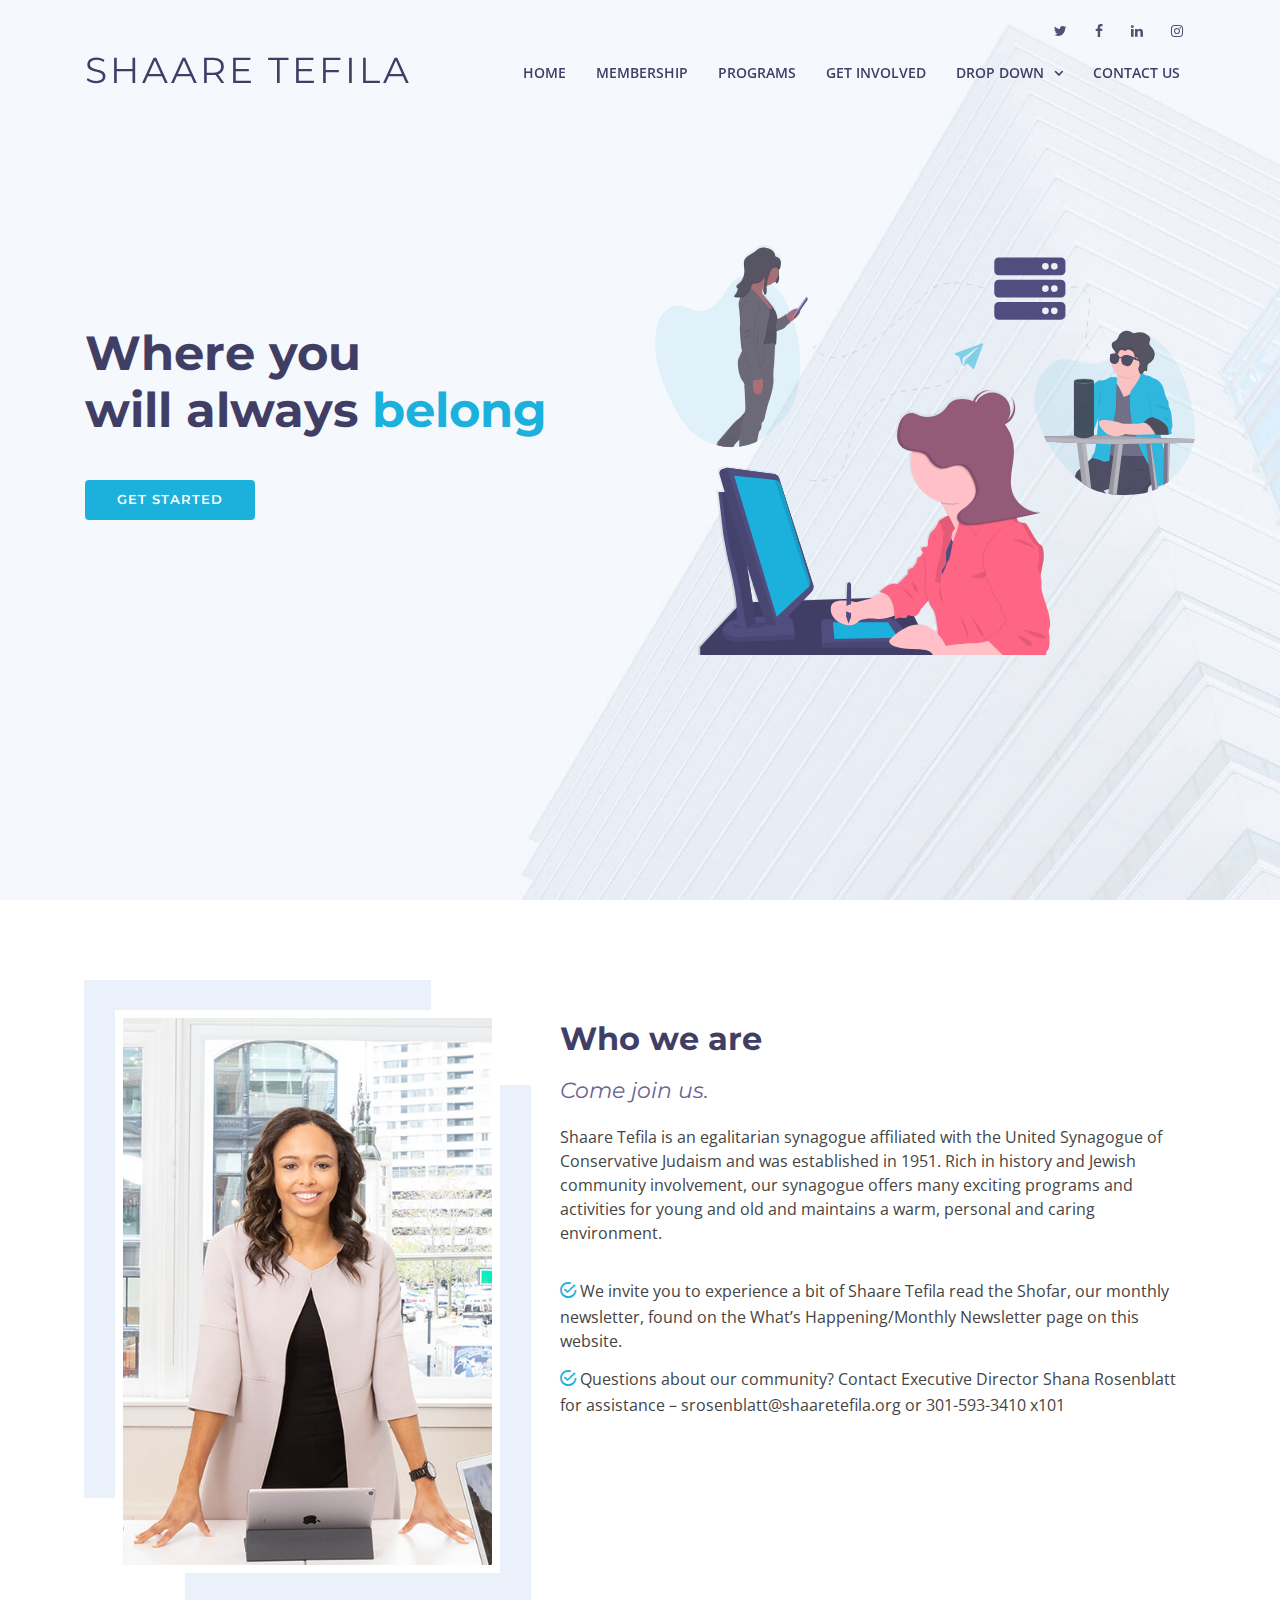
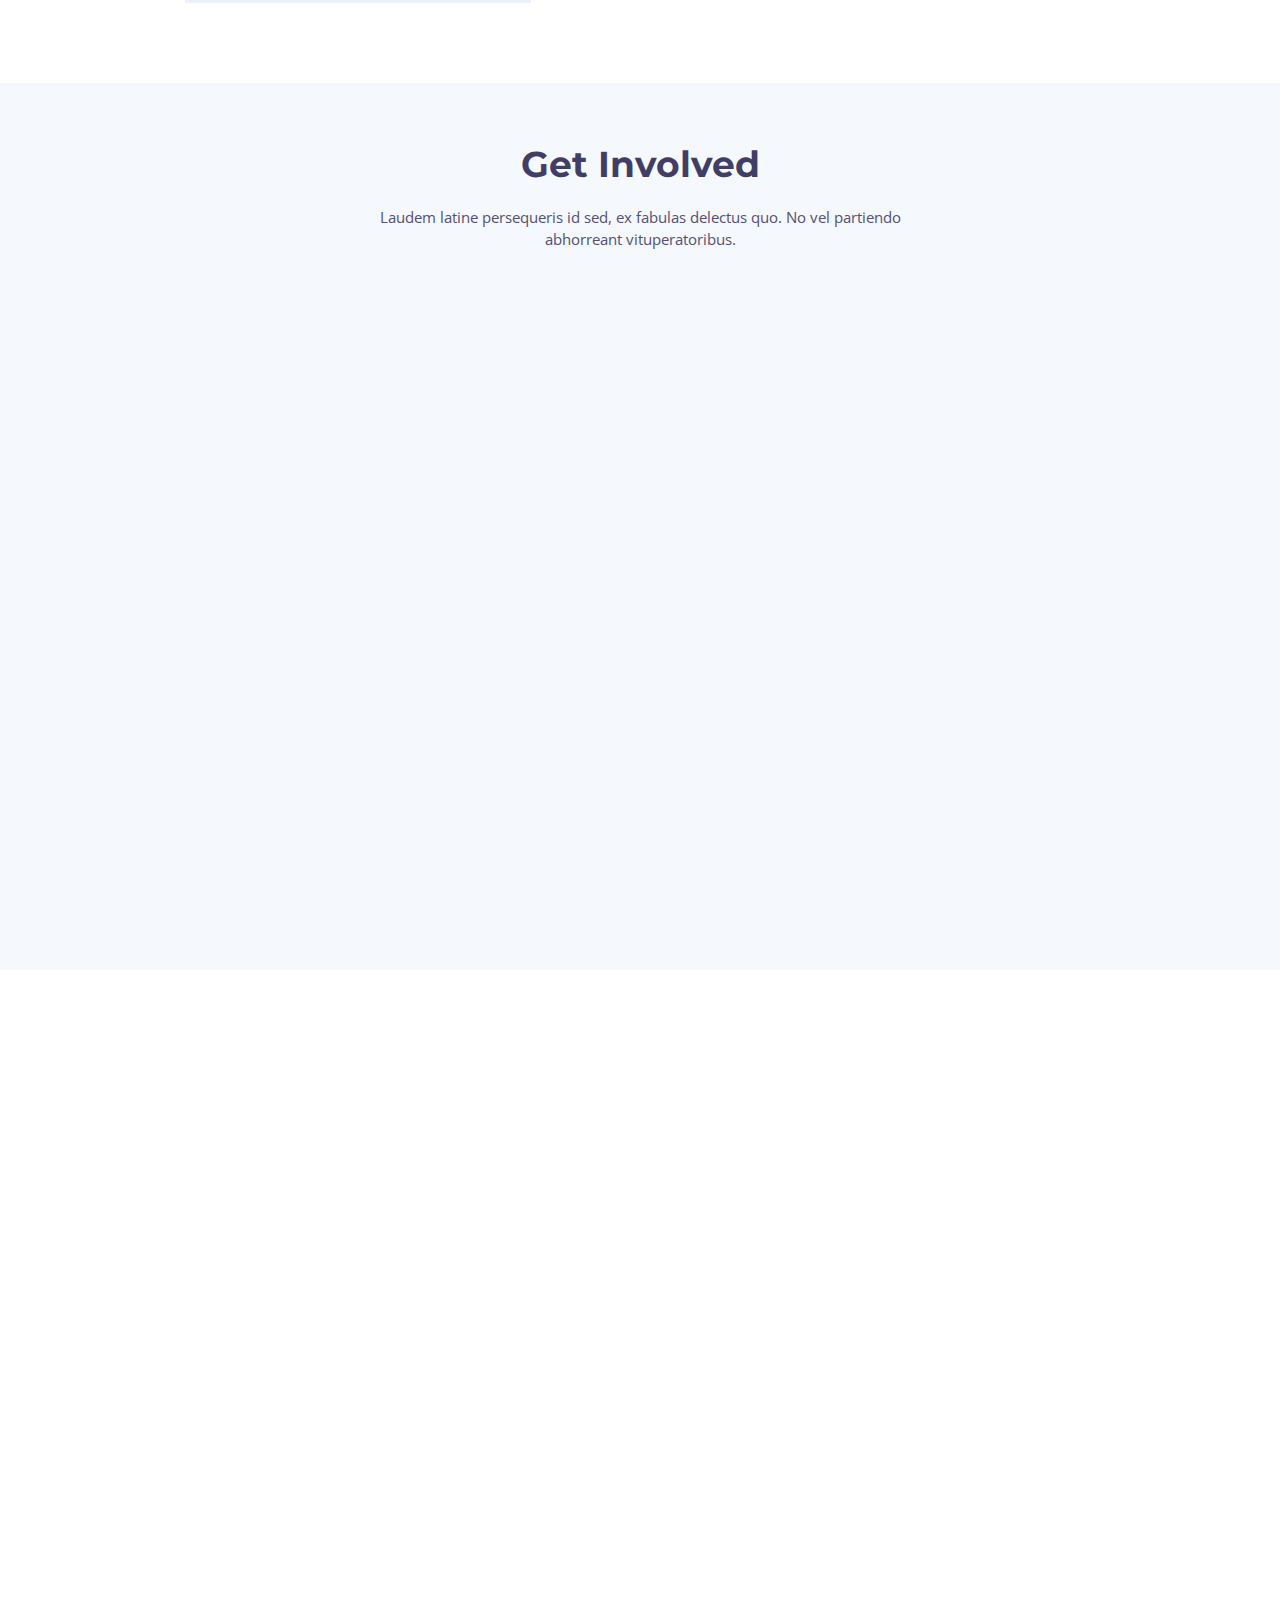
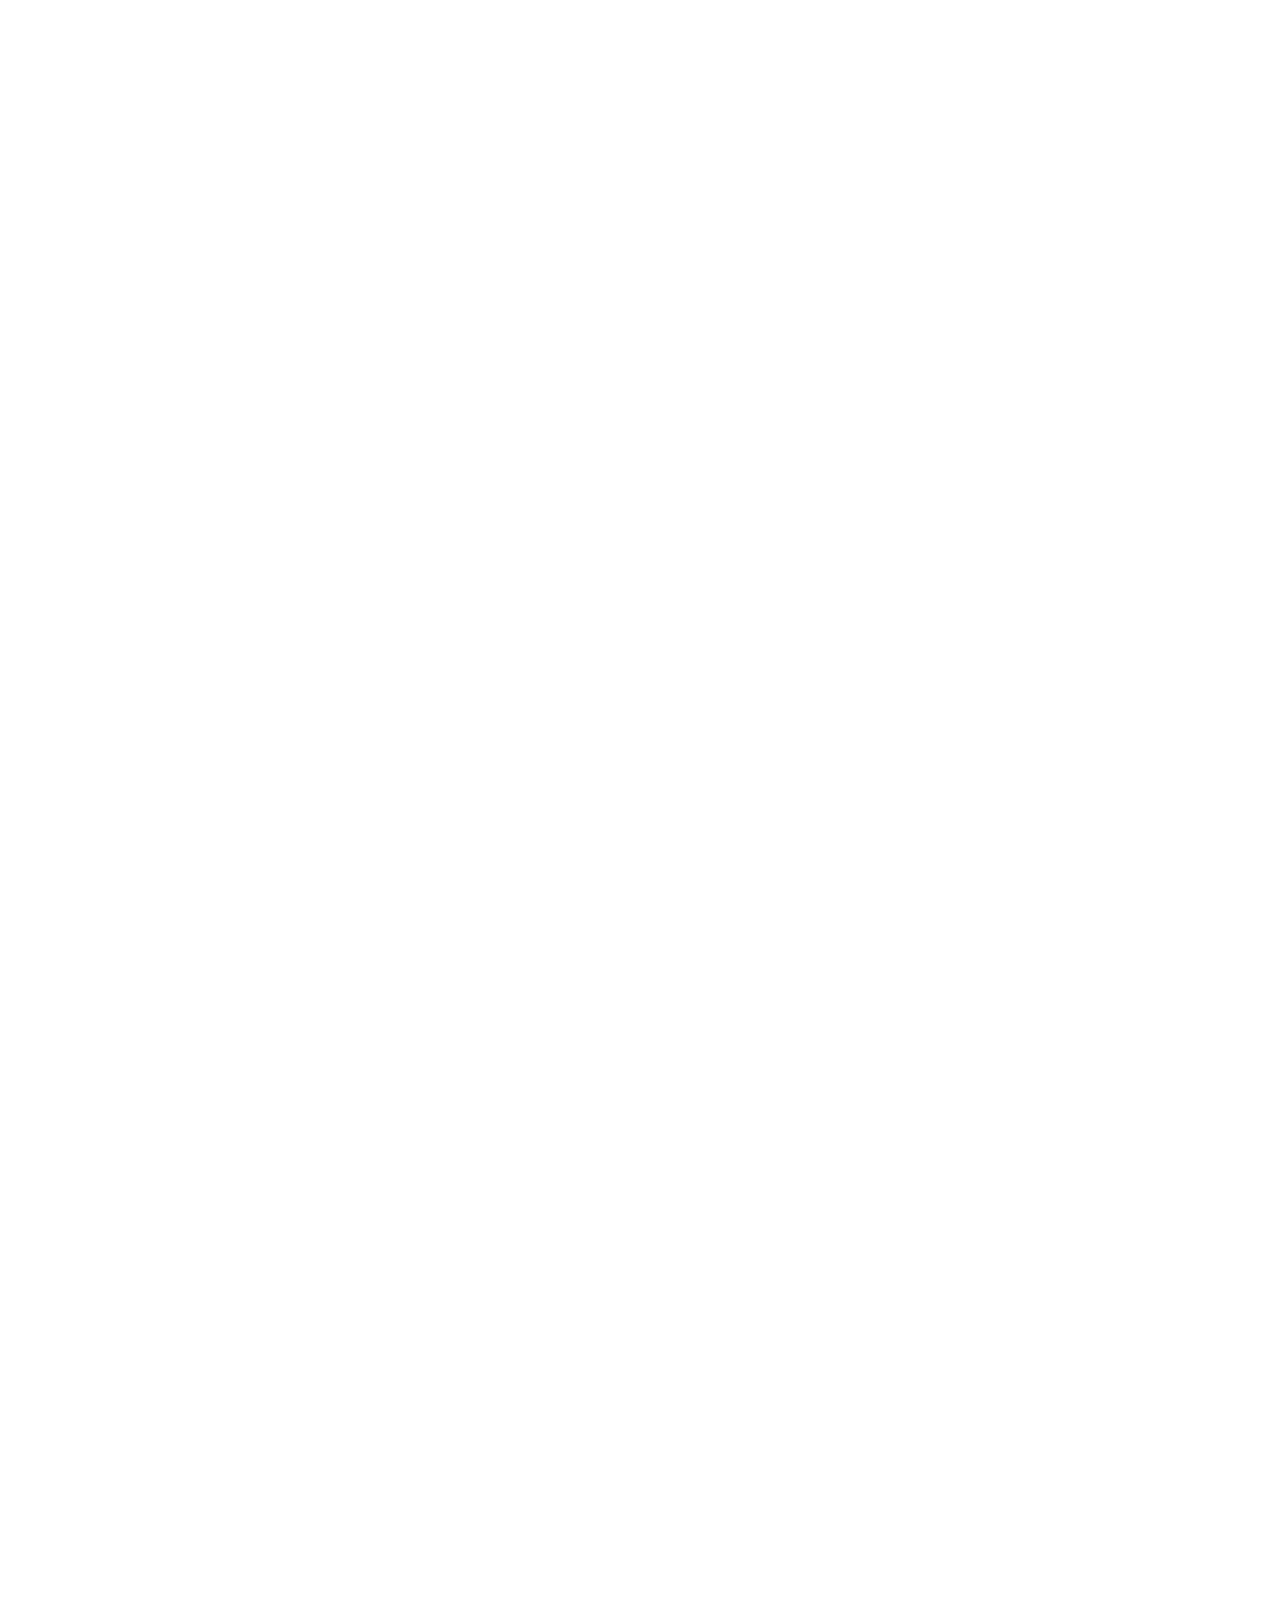
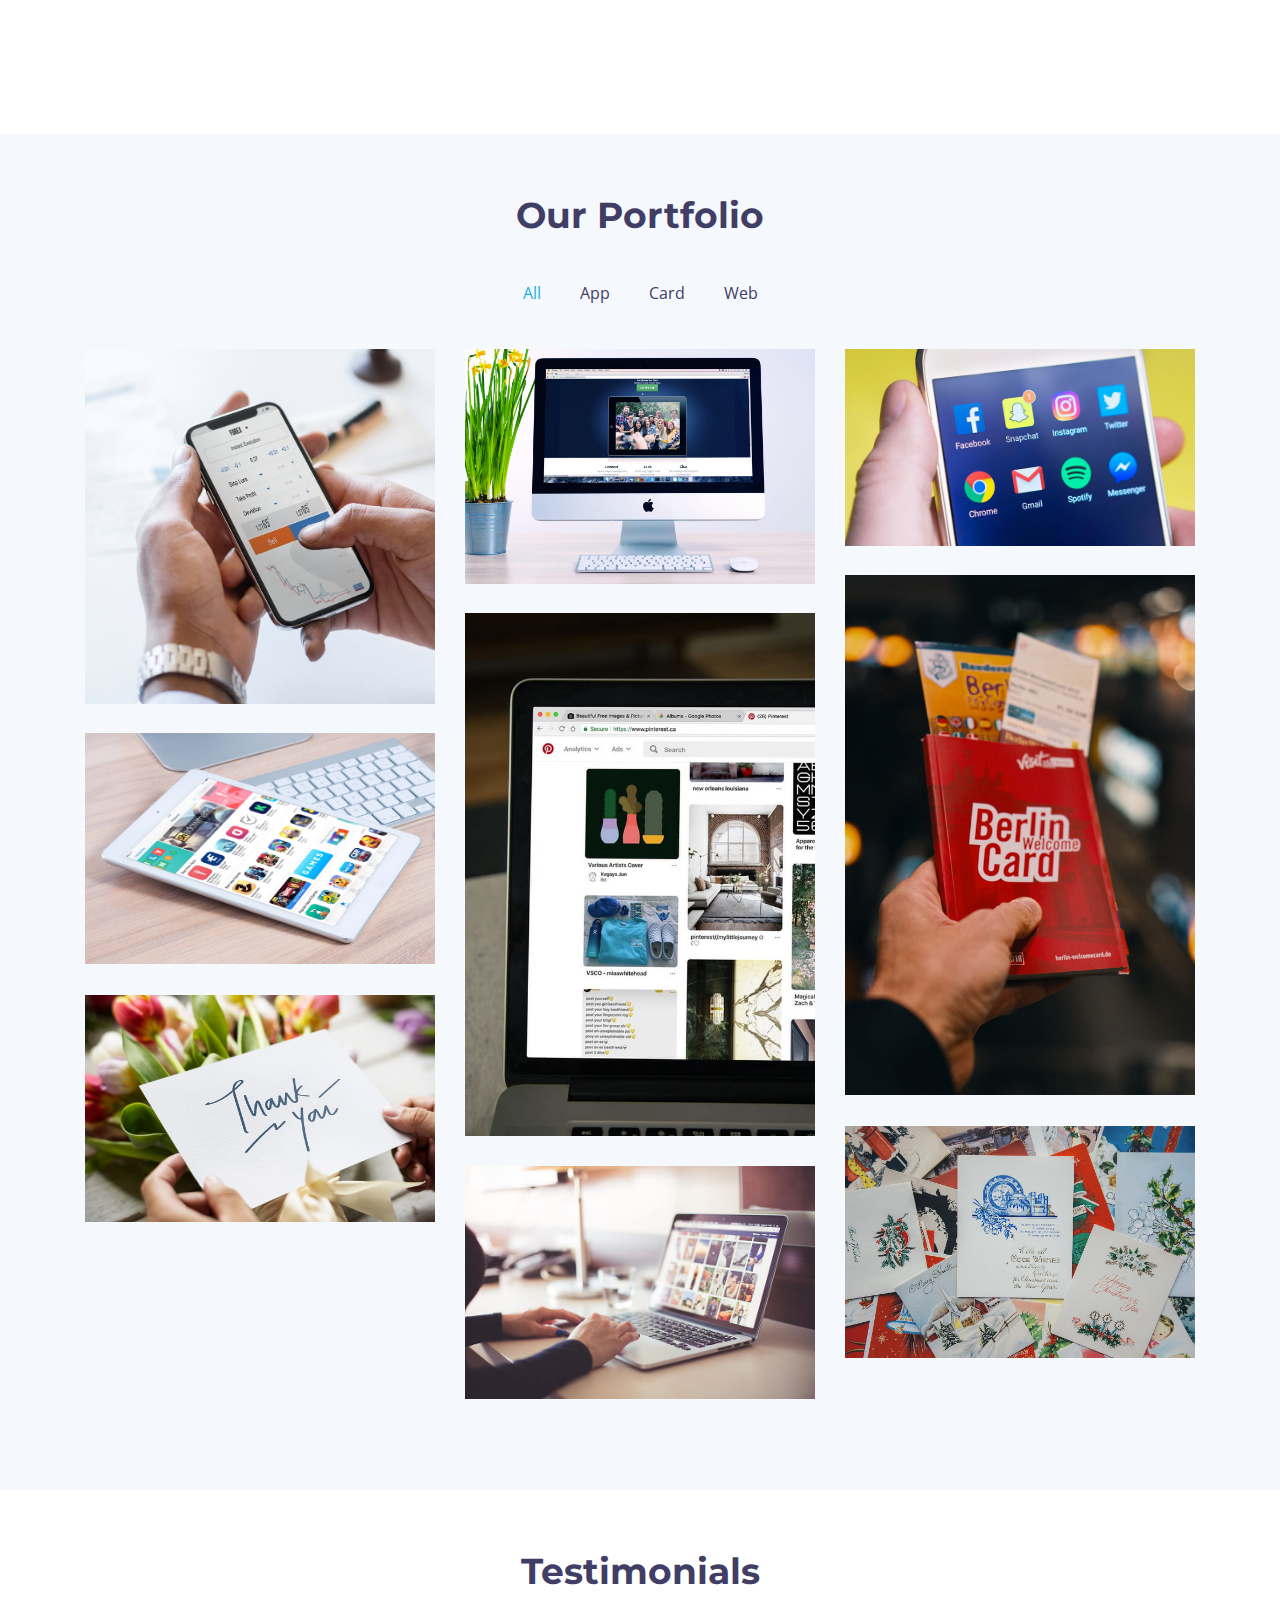
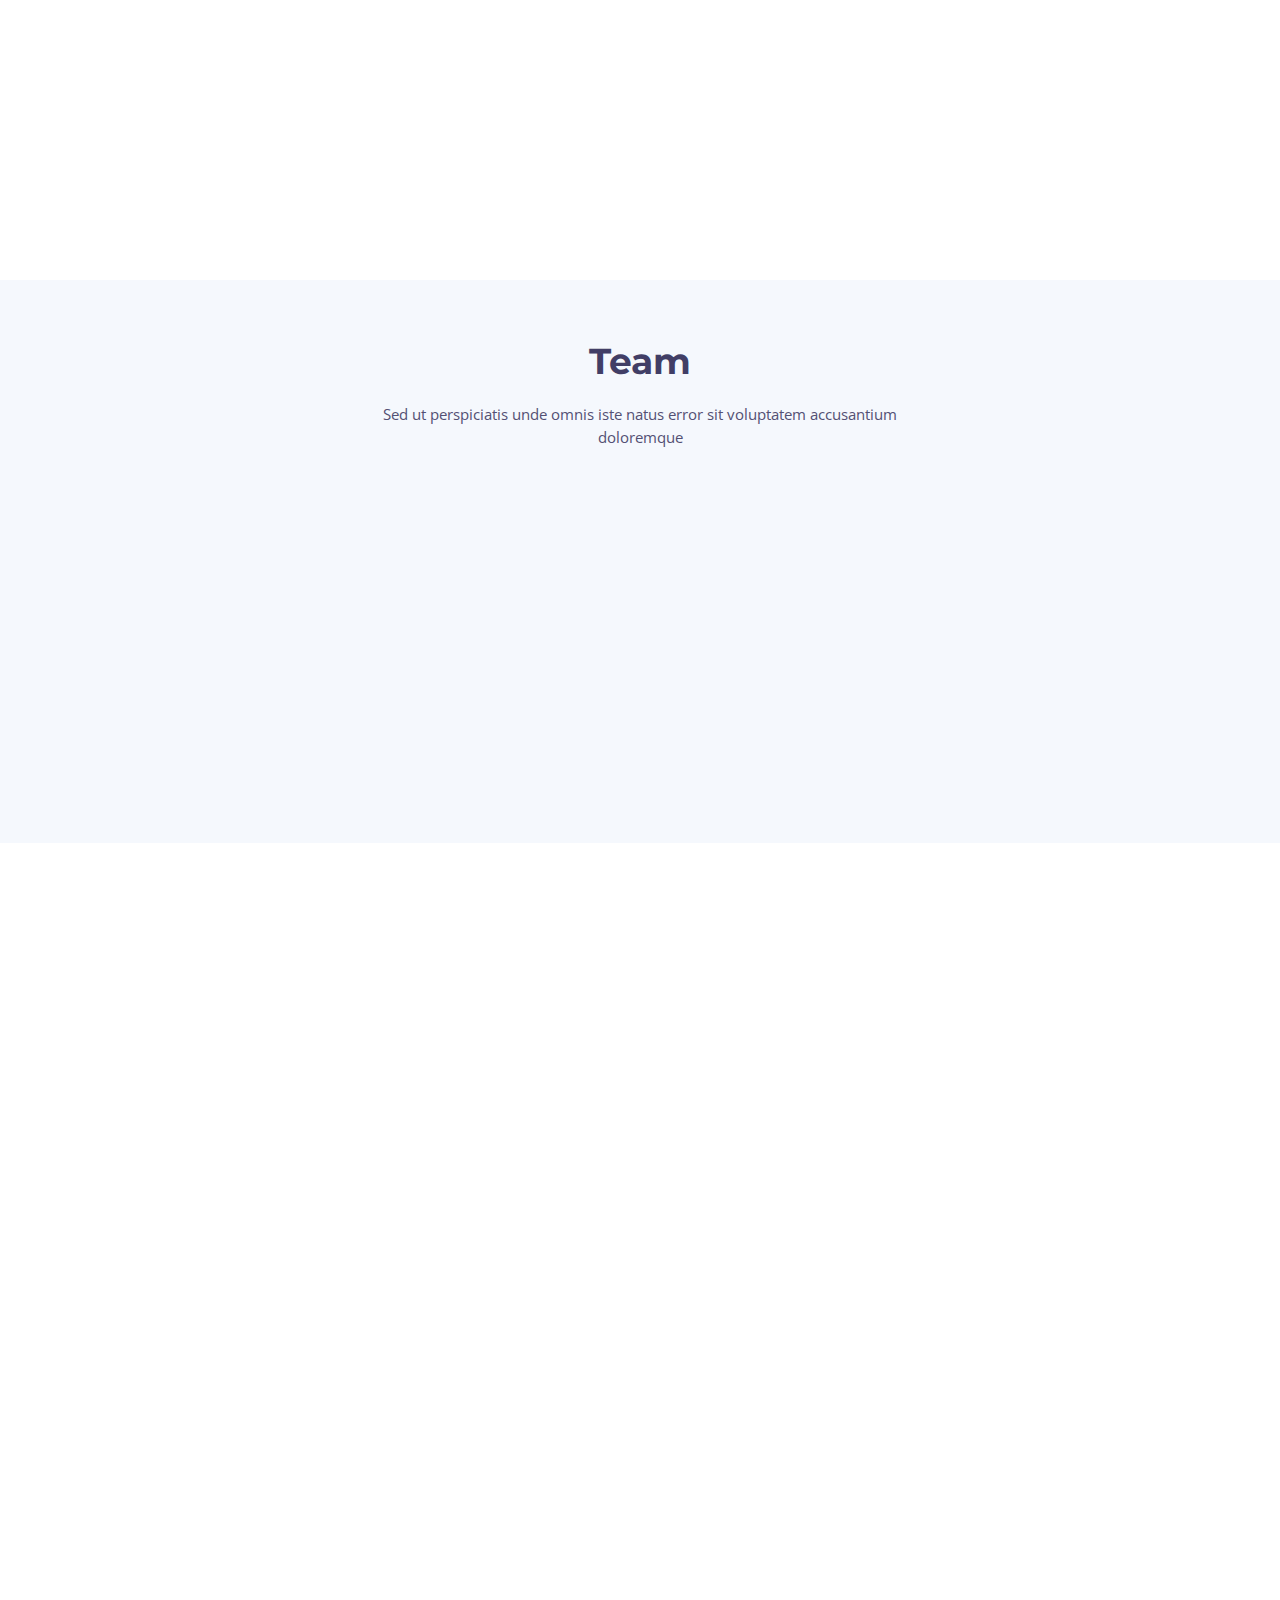
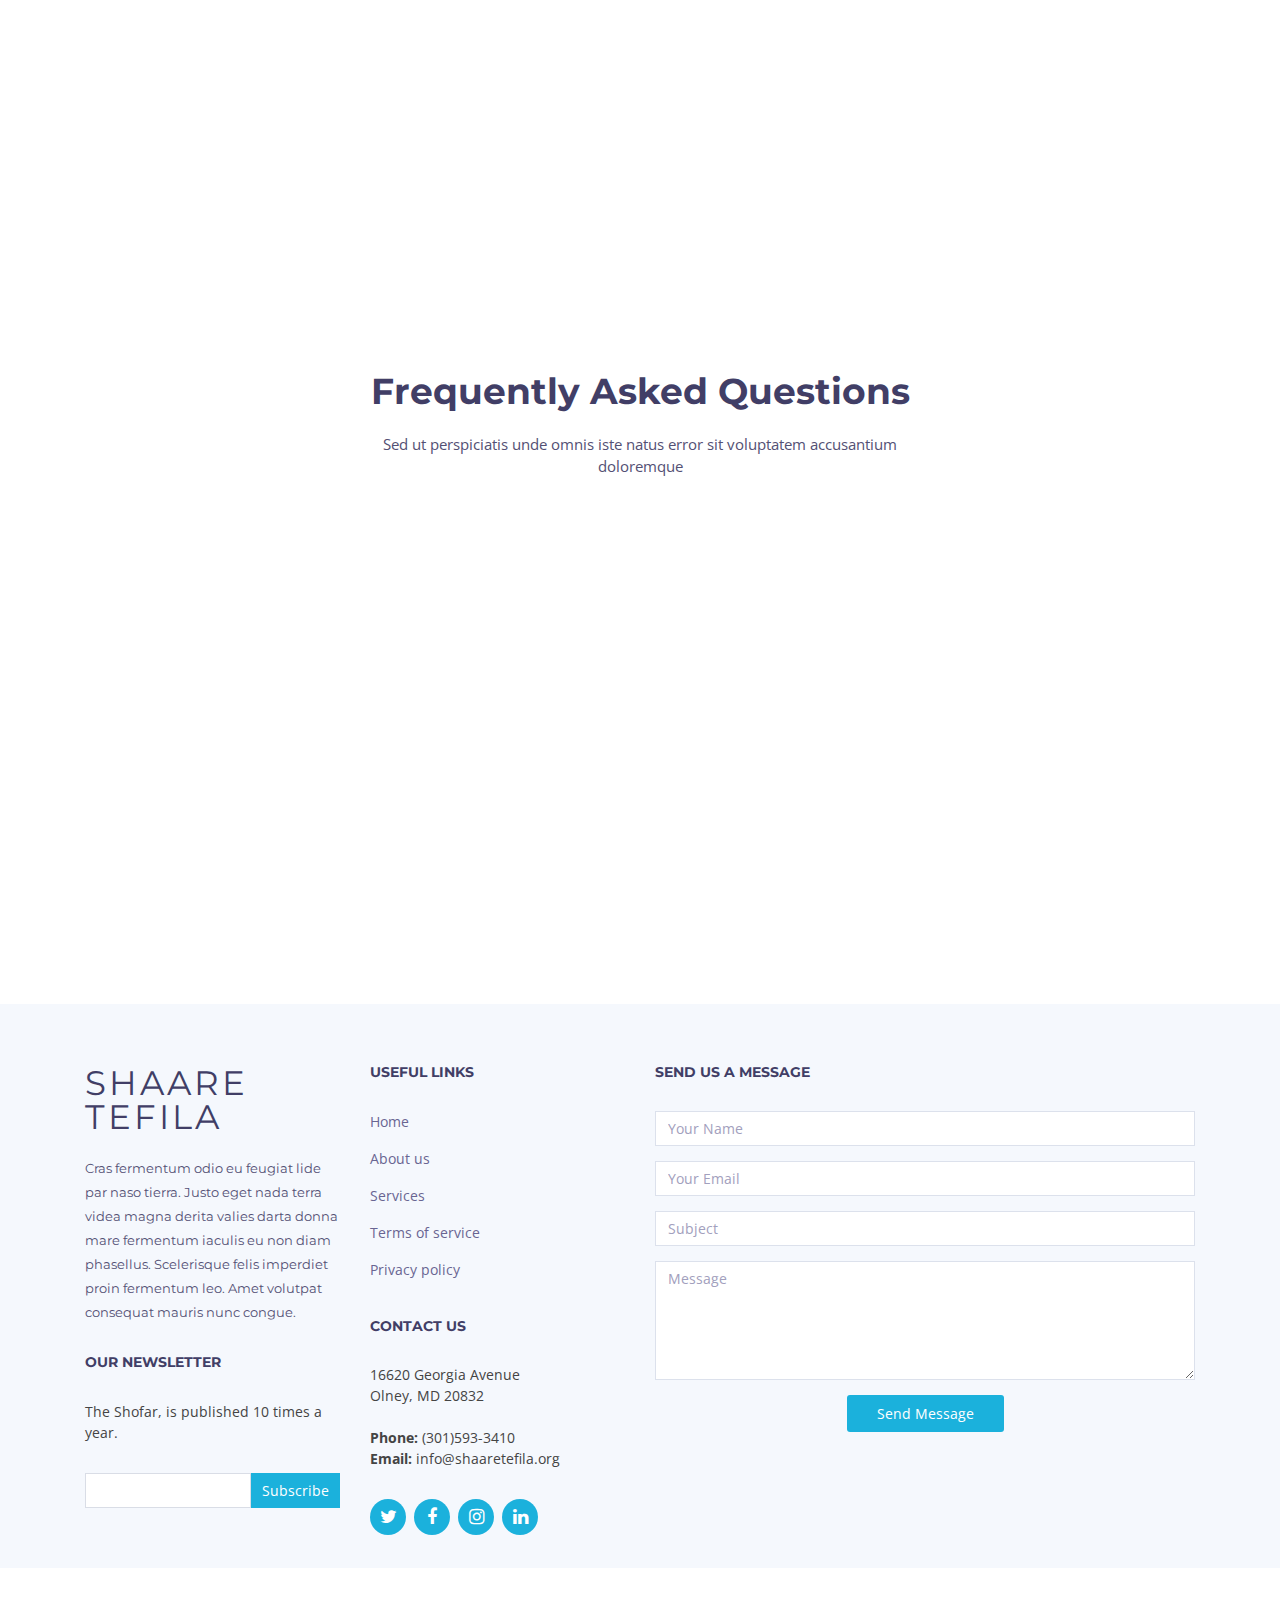
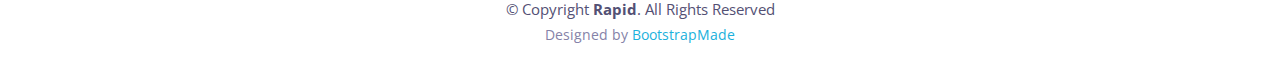
<file: Rapid/index.html>
<!DOCTYPE html>
<html lang="en">
<head>
  <meta charset="utf-8">
  <title>Shaare Tefila Congregation</title>
  <meta content="width=device-width, initial-scale=1.0" name="viewport">
  <meta content="" name="keywords">
  <meta content="" name="description">

  <!-- Favicons -->
  <!-- <link href="img/favicon.png" rel="icon"> -->
  <link href="img/apple-touch-icon.png" rel="apple-touch-icon">

  <!-- Google Fonts -->
  <link href="https://fonts.googleapis.com/css?family=Open+Sans:300,300i,400,400i,500,600,700,700i|Montserrat:300,400,500,600,700" rel="stylesheet">

  <!-- Bootstrap CSS File -->
  <link href="lib/bootstrap/css/bootstrap.min.css" rel="stylesheet">

  <!-- Libraries CSS Files -->
  <link href="lib/font-awesome/css/font-awesome.min.css" rel="stylesheet">
  <link href="lib/animate/animate.min.css" rel="stylesheet">
  <link href="lib/ionicons/css/ionicons.min.css" rel="stylesheet">
  <link href="lib/owlcarousel/assets/owl.carousel.min.css" rel="stylesheet">
  <link href="lib/lightbox/css/lightbox.min.css" rel="stylesheet">

  <!-- Main Stylesheet File -->
  <link href="css/style.css" rel="stylesheet">

  
</head>

<body>
  <!--==========================
  Header
  ============================-->
  <header id="header">

    <div id="topbar">
      <div class="container">
        <div class="social-links">
          <a href="#" class="twitter"><i class="fa fa-twitter"></i></a>
          <a href="#" class="facebook"><i class="fa fa-facebook"></i></a>
          <a href="#" class="linkedin"><i class="fa fa-linkedin"></i></a>
          <a href="#" class="instagram"><i class="fa fa-instagram"></i></a>
        </div>
      </div>
    </div>

    <div class="container">

      <div class="logo float-left">
        <!-- Uncomment below if you prefer to use an image logo -->
        <h1 class="text-light"><a href="#intro" class="scrollto"><span>Shaare Tefila</span></a></h1>
        <!-- <a href="#header" class="scrollto"><img src="img/logo.png" alt="" class="img-fluid"></a> -->
      </div>
          <!-- Nav Updated by EMP 10-20 -->
      <nav class="main-nav float-right d-none d-lg-block">
        <ul>
          <li class="active"><a href="#intro"></a></li>
          <li><a href="#about">Home</a></li>
          <li><a href="#services">Membership</a></li>
          <li><a href="#portfolio">Programs</a></li>
          <li><a href="#services">Get Involved</a></li>
          <li class="drop-down"><a href="">Drop Down</a>
            <ul>
              <li><a href="#">Drop Down 1</a></li>
              <li class="drop-down"><a href="#">Drop Down 2</a>
                <ul>
                  <li><a href="#">Deep Drop Down 1</a></li>
                  <li><a href="#">Deep Drop Down 2</a></li>
                  <li><a href="#">Deep Drop Down 3</a></li>
                  <li><a href="#">Deep Drop Down 4</a></li>
                  <li><a href="#">Deep Drop Down 5</a></li>
                </ul>
              </li>
              <li><a href="#">Drop Down 3</a></li>
              <li><a href="#">Drop Down 4</a></li>
              <li><a href="#">Drop Down 5</a></li>
            </ul>
          </li>
          <li><a href="#footer">Contact Us</a></li>
        </ul>
      </nav><!-- .main-nav -->
      
    </div>
  </header><!-- #header -->

  <!--==========================
    Intro Section
  ============================-->
  <section id="intro" class="clearfix">
    <div class="container d-flex h-100">
      <div class="row justify-content-center align-self-center">
        <div class="col-md-6 intro-info order-md-first order-last">
          <h2>Where you<br>will always <span>belong</span></h2>
          <div>
            <a href="#about" class="btn-get-started scrollto">Get Started</a>
          </div>
        </div>
  
        <div class="col-md-6 intro-img order-md-last order-first">
          <img src="img/intro-img.svg" alt="" class="img-fluid">
        </div>
      </div>

    </div>
  </section><!-- #intro -->

  <main id="main">

    <!--==========================
      About Us Section - Edit by Matt 10-20
    ============================-->
    <section id="about">

      <div class="container">
        <div class="row">

          <div class="col-lg-5 col-md-6">
            <div class="about-img">
              <img src="img/about-img.jpg" alt="">
            </div>
          </div>

          <div class="col-lg-7 col-md-6">
            <div class="about-content">
              <h2>Who we are</h2>
              <h3>Come join us.</h3>
              <p>Shaare Tefila is an egalitarian synagogue affiliated with the United Synagogue of Conservative Judaism and was established in 1951. Rich in history and Jewish community involvement, our synagogue offers many exciting programs and activities for young and old and maintains a warm, personal and caring environment.</p>
              <ul>
                  <li><i class="ion-android-checkmark-circle"></i>We invite you to experience a bit of Shaare Tefila read the Shofar, our monthly newsletter, found on the What’s Happening/Monthly Newsletter page on this website.</li>
                <li><i class="ion-android-checkmark-circle"></i>Questions about our community? Contact Executive Director Shana Rosenblatt for assistance – srosenblatt@shaaretefila.org or 301-593-3410 x101</li>
                
                <!-- <li><i class="ion-android-checkmark-circle"></i> Ullamco laboris nisi ut aliquip ex ea commodo consequat. Duis aute irure dolor in reprehenderit in voluptate trideta storacalaperda mastiro dolore eu fugiat nulla pariatur.</li> -->
              </ul>
            </div>
          </div>
        </div>
      </div>

    </section><!-- #about -->


    <!--==========================
      Services Section
    ============================-->
    <section id="services" class="section-bg">
      <div class="container">

        <header class="section-header">
          <h3>Get Involved</h3>
          <p>Laudem latine persequeris id sed, ex fabulas delectus quo. No vel partiendo abhorreant vituperatoribus.</p>
        </header>

        <div class="row">

          <div class="col-md-6 col-lg-4 wow bounceInUp" data-wow-duration="1.4s">
            <div class="box">
              <div class="icon" style="background: #fceef3;"><i class="ion-ios-analytics-outline" style="color: #ff689b;"></i></div>
              <h4 class="title"><a href="">Worship</a></h4>
              <p class="description">Voluptatum deleniti atque corrupti quos dolores et quas molestias excepturi sint occaecati cupiditate non provident</p>
            </div>
          </div>
          <div class="col-md-6 col-lg-4 wow bounceInUp" data-wow-duration="1.4s">
            <div class="box">
              <div class="icon" style="background: #fff0da;"><i class="ion-ios-bookmarks-outline" style="color: #e98e06;"></i></div>
              <h4 class="title"><a href="">Education</a></h4>
              <p class="description">Minim veniam, quis nostrud exercitation ullamco laboris nisi ut aliquip ex ea commodo consequat tarad limino ata</p>
            </div>
          </div>

          <div class="col-md-6 col-lg-4 wow bounceInUp" data-wow-delay="0.1s" data-wow-duration="1.4s">
            <div class="box">
              <div class="icon" style="background: #e6fdfc;"><i class="ion-ios-paper-outline" style="color: #3fcdc7;"></i></div>
              <h4 class="title"><a href="">Sed ut perspiciatis</a></h4>
              <p class="description">Duis aute irure dolor in reprehenderit in voluptate velit esse cillum dolore eu fugiat nulla pariatur</p>
            </div>
          </div>
          <div class="col-md-6 col-lg-4 wow bounceInUp" data-wow-delay="0.1s" data-wow-duration="1.4s">
            <div class="box">
              <div class="icon" style="background: #eafde7;"><i class="ion-ios-speedometer-outline" style="color:#41cf2e;"></i></div>
              <h4 class="title"><a href="">Magni Dolores</a></h4>
              <p class="description">Excepteur sint occaecat cupidatat non proident, sunt in culpa qui officia deserunt mollit anim id est laborum</p>
            </div>
          </div>

          <div class="col-md-6 col-lg-4 wow bounceInUp" data-wow-delay="0.2s" data-wow-duration="1.4s">
            <div class="box">
              <div class="icon" style="background: #e1eeff;"><i class="ion-ios-world-outline" style="color: #2282ff;"></i></div>
              <h4 class="title"><a href="">Nemo Enim</a></h4>
              <p class="description">At vero eos et accusamus et iusto odio dignissimos ducimus qui blanditiis praesentium voluptatum deleniti atque</p>
            </div>
          </div>
          <div class="col-md-6 col-lg-4 wow bounceInUp" data-wow-delay="0.2s" data-wow-duration="1.4s">
            <div class="box">
              <div class="icon" style="background: #ecebff;"><i class="ion-ios-clock-outline" style="color: #8660fe;"></i></div>
              <h4 class="title"><a href="">Eiusmod Tempor</a></h4>
              <p class="description">Et harum quidem rerum facilis est et expedita distinctio. Nam libero tempore, cum soluta nobis est eligendi</p>
            </div>
          </div>

        </div>

      </div>
    </section><!-- #services -->

    <!--==========================
      Why Us Section
    ============================-->
    <section id="why-us" class="wow fadeIn">
      <div class="container-fluid">
        
        <header class="section-header">
          <h3>Why choose us?</h3>
          <p>Laudem latine persequeris id sed, ex fabulas delectus quo. No vel partiendo abhorreant vituperatoribus.</p>
        </header>

        <div class="row">

          <div class="col-lg-6">
            <div class="why-us-img">
              <img src="img/why-us.jpg" alt="" class="img-fluid">
            </div>
          </div>

          <div class="col-lg-6">
            <div class="why-us-content">
              <p>Molestiae omnis numquam corrupti omnis itaque. Voluptatum quidem impedit. Odio dolorum exercitationem est error omnis repudiandae ad dolorum sit.</p>
              <p>
                Explicabo repellendus quia labore. Non optio quo ea ut ratione et quaerat. Porro facilis deleniti porro consequatur
                et temporibus. Labore est odio.

                Odio omnis saepe qui. Veniam eaque ipsum. Ea quia voluptatum quis explicabo sed nihil repellat..
              </p>

              <div class="features wow bounceInUp clearfix">
                <i class="fa fa-diamond" style="color: #f058dc;"></i>
                <h4>Corporis dolorem</h4>
                <p>Commodi quia voluptatum. Est cupiditate voluptas quaerat officiis ex alias dignissimos et ipsum. Soluta at enim modi ut incidunt dolor et.</p>
              </div>

              <div class="features wow bounceInUp clearfix">
                <i class="fa fa-object-group" style="color: #ffb774;"></i>
                <h4>Eum ut aspernatur</h4>
                <p>Molestias eius rerum iusto voluptas et ab cupiditate aut enim. Assumenda animi occaecati. Quo dolore fuga quasi autem aliquid ipsum odit. Perferendis doloremque iure nulla aut.</p>
              </div>
              
              <div class="features wow bounceInUp clearfix">
                <i class="fa fa-language" style="color: #589af1;"></i>
                <h4>Voluptates dolores</h4>
                <p>Voluptates nihil et quis omnis et eaque omnis sint aut. Ducimus dolorum aspernatur. Totam dolores ut enim ullam voluptas distinctio aut.</p>
              </div>
              
            </div>

          </div>

        </div>

      </div>

      <div class="container">
        <div class="row counters">

          <div class="col-lg-3 col-6 text-center">
            <span data-toggle="counter-up">274</span>
            <p>Clients</p>
          </div>

          <div class="col-lg-3 col-6 text-center">
            <span data-toggle="counter-up">421</span>
            <p>Projects</p>
          </div>

          <div class="col-lg-3 col-6 text-center">
            <span data-toggle="counter-up">1,364</span>
            <p>Hours Of Support</p>
          </div>

          <div class="col-lg-3 col-6 text-center">
            <span data-toggle="counter-up">18</span>
            <p>Hard Workers</p>
          </div>
  
        </div>

      </div>
    </section>

    <!--==========================
      Call To Action Section
    ============================-->
    <section id="call-to-action" class="wow fadeInUp">
      <div class="container">
        <div class="row">
          <div class="col-lg-9 text-center text-lg-left">
            <h3 class="cta-title">Call To Action</h3>
            <p class="cta-text"> Duis aute irure dolor in reprehenderit in voluptate velit esse cillum dolore eu fugiat nulla pariatur. Excepteur sint occaecat cupidatat non proident, sunt in culpa qui officia deserunt mollit anim id est laborum.</p>
          </div>
          <div class="col-lg-3 cta-btn-container text-center">
            <a class="cta-btn align-middle" href="#">Call To Action</a>
          </div>
        </div>

      </div>
    </section><!-- #call-to-action -->

    <!--==========================
      Features Section
    ============================-->
    <section id="features">
      <div class="container">

        <div class="row feature-item">
          <div class="col-lg-6 wow fadeInUp">
            <img src="img/features-1.svg" class="img-fluid" alt="">
          </div>
          <div class="col-lg-6 wow fadeInUp pt-5 pt-lg-0">
            <h4>Voluptatem dignissimos provident quasi corporis voluptates sit assumenda.</h4>
            <p>
              Ipsum in aspernatur ut possimus sint. Quia omnis est occaecati possimus ea. Quas molestiae perspiciatis occaecati qui rerum. Deleniti quod porro sed quisquam saepe. Numquam mollitia recusandae non ad at et a.
            </p>
            <p>
              Ad vitae recusandae odit possimus. Quaerat cum ipsum corrupti. Odit qui asperiores ea corporis deserunt veritatis quidem expedita perferendis. Qui rerum eligendi ex doloribus quia sit. Porro rerum eum eum.
            </p>
          </div>
        </div>

        <div class="row feature-item mt-5 pt-5">
          <div class="col-lg-6 wow fadeInUp order-1 order-lg-2">
            <img src="img/features-2.svg" class="img-fluid" alt="">
          </div>

          <div class="col-lg-6 wow fadeInUp pt-4 pt-lg-0 order-2 order-lg-1">
            <h4>Neque saepe temporibus repellat ea ipsum et. Id vel et quia tempora facere reprehenderit.</h4>
            <p>
             Delectus alias ut incidunt delectus nam placeat in consequatur. Sed cupiditate quia ea quis. Voluptas nemo qui aut distinctio. Cumque fugit earum est quam officiis numquam. Ducimus corporis autem at blanditiis beatae incidunt sunt. 
            </p>
            <p>
              Voluptas saepe natus quidem blanditiis. Non sunt impedit voluptas mollitia beatae. Qui esse molestias. Laudantium libero nisi vitae debitis. Dolorem cupiditate est perferendis iusto.
            </p>
            <p>
              Eum quia in. Magni quas ipsum a. Quis ex voluptatem inventore sint quia modi. Numquam est aut fuga mollitia exercitationem nam accusantium provident quia.
            </p>
          </div>
          
        </div>

      </div>
    </section><!-- #about -->

    <!--==========================
      Portfolio Section
    ============================-->
    <section id="portfolio" class="section-bg">
      <div class="container">

        <header class="section-header">
          <h3 class="section-title">Our Portfolio</h3>
        </header>

        <div class="row">
          <div class="col-lg-12">
            <ul id="portfolio-flters">
              <li data-filter="*" class="filter-active">All</li>
              <li data-filter=".filter-app">App</li>
              <li data-filter=".filter-card">Card</li>
              <li data-filter=".filter-web">Web</li>
            </ul>
          </div>
        </div>

        <div class="row portfolio-container">

          <div class="col-lg-4 col-md-6 portfolio-item filter-app">
            <div class="portfolio-wrap">
              <img src="img/portfolio/app1.jpg" class="img-fluid" alt="">
              <div class="portfolio-info">
                <h4><a href="#">App 1</a></h4>
                <p>App</p>
                <div>
                  <a href="img/portfolio/app1.jpg" data-lightbox="portfolio" data-title="App 1" class="link-preview" title="Preview"><i class="ion ion-eye"></i></a>
                  <a href="#" class="link-details" title="More Details"><i class="ion ion-android-open"></i></a>
                </div>
              </div>
            </div>
          </div>

          <div class="col-lg-4 col-md-6 portfolio-item filter-web" data-wow-delay="0.1s">
            <div class="portfolio-wrap">
              <img src="img/portfolio/web3.jpg" class="img-fluid" alt="">
              <div class="portfolio-info">
                <h4><a href="#">Web 3</a></h4>
                <p>Web</p>
                <div>
                  <a href="img/portfolio/web3.jpg" class="link-preview" data-lightbox="portfolio" data-title="Web 3" title="Preview"><i class="ion ion-eye"></i></a>
                  <a href="#" class="link-details" title="More Details"><i class="ion ion-android-open"></i></a>
                </div>
              </div>
            </div>
          </div>

          <div class="col-lg-4 col-md-6 portfolio-item filter-app" data-wow-delay="0.2s">
            <div class="portfolio-wrap">
              <img src="img/portfolio/app2.jpg" class="img-fluid" alt="">
              <div class="portfolio-info">
                <h4><a href="#">App 2</a></h4>
                <p>App</p>
                <div>
                  <a href="img/portfolio/app2.jpg" class="link-preview" data-lightbox="portfolio" data-title="App 2" title="Preview"><i class="ion ion-eye"></i></a>
                  <a href="#" class="link-details" title="More Details"><i class="ion ion-android-open"></i></a>
                </div>
              </div>
            </div>
          </div>

          <div class="col-lg-4 col-md-6 portfolio-item filter-card">
            <div class="portfolio-wrap">
              <img src="img/portfolio/card2.jpg" class="img-fluid" alt="">
              <div class="portfolio-info">
                <h4><a href="#">Card 2</a></h4>
                <p>Card</p>
                <div>
                  <a href="img/portfolio/card2.jpg" class="link-preview" data-lightbox="portfolio" data-title="Card 2" title="Preview"><i class="ion ion-eye"></i></a>
                  <a href="#" class="link-details" title="More Details"><i class="ion ion-android-open"></i></a>
                </div>
              </div>
            </div>
          </div>

          <div class="col-lg-4 col-md-6 portfolio-item filter-web" data-wow-delay="0.1s">
            <div class="portfolio-wrap">
              <img src="img/portfolio/web2.jpg" class="img-fluid" alt="">
              <div class="portfolio-info">
                <h4><a href="#">Web 2</a></h4>
                <p>Web</p>
                <div>
                  <a href="img/portfolio/web2.jpg" class="link-preview" data-lightbox="portfolio" data-title="Web 2" title="Preview"><i class="ion ion-eye"></i></a>
                  <a href="#" class="link-details" title="More Details"><i class="ion ion-android-open"></i></a>
                </div>
              </div>
            </div>
          </div>

          <div class="col-lg-4 col-md-6 portfolio-item filter-app" data-wow-delay="0.2s">
            <div class="portfolio-wrap">
              <img src="img/portfolio/app3.jpg" class="img-fluid" alt="">
              <div class="portfolio-info">
                <h4><a href="#">App 3</a></h4>
                <p>App</p>
                <div>
                  <a href="img/portfolio/app3.jpg" class="link-preview" data-lightbox="portfolio" data-title="App 3" title="Preview"><i class="ion ion-eye"></i></a>
                  <a href="#" class="link-details" title="More Details"><i class="ion ion-android-open"></i></a>
                </div>
              </div>
            </div>
          </div>

          <div class="col-lg-4 col-md-6 portfolio-item filter-card">
            <div class="portfolio-wrap">
              <img src="img/portfolio/card1.jpg" class="img-fluid" alt="">
              <div class="portfolio-info">
                <h4><a href="#">Card 1</a></h4>
                <p>Card</p>
                <div>
                  <a href="img/portfolio/card1.jpg" class="link-preview" data-lightbox="portfolio" data-title="Card 1" title="Preview"><i class="ion ion-eye"></i></a>
                  <a href="#" class="link-details" title="More Details"><i class="ion ion-android-open"></i></a>
                </div>
              </div>
            </div>
          </div>

          <div class="col-lg-4 col-md-6 portfolio-item filter-card" data-wow-delay="0.1s">
            <div class="portfolio-wrap">
              <img src="img/portfolio/card3.jpg" class="img-fluid" alt="">
              <div class="portfolio-info">
                <h4><a href="#">Card 3</a></h4>
                <p>Card</p>
                <div>
                  <a href="img/portfolio/card3.jpg" class="link-preview" data-lightbox="portfolio" data-title="Card 3" title="Preview"><i class="ion ion-eye"></i></a>
                  <a href="#" class="link-details" title="More Details"><i class="ion ion-android-open"></i></a>
                </div>
              </div>
            </div>
          </div>

          <div class="col-lg-4 col-md-6 portfolio-item filter-web" data-wow-delay="0.2s">
            <div class="portfolio-wrap">
              <img src="img/portfolio/web1.jpg" class="img-fluid" alt="">
              <div class="portfolio-info">
                <h4><a href="#">Web 1</a></h4>
                <p>Web</p>
                <div>
                  <a href="img/portfolio/web1.jpg" class="link-preview" data-lightbox="portfolio" data-title="Web 1" title="Preview"><i class="ion ion-eye"></i></a>
                  <a href="#" class="link-details" title="More Details"><i class="ion ion-android-open"></i></a>
                </div>
              </div>
            </div>
          </div>

        </div>

      </div>
    </section><!-- #portfolio -->

    <!--==========================
      Clients Section
    ============================-->
    <section id="testimonials">
      <div class="container">

        <header class="section-header">
          <h3>Testimonials</h3>
        </header>

        <div class="row justify-content-center">
          <div class="col-lg-8">

            <div class="owl-carousel testimonials-carousel wow fadeInUp">
    
              <div class="testimonial-item">
                <img src="img/testimonial-1.jpg" class="testimonial-img" alt="">
                <h3>Saul Goodman</h3>
                <h4>Ceo &amp; Founder</h4>
                <p>
                  Proin iaculis purus consequat sem cure digni ssim donec porttitora entum suscipit rhoncus. Accusantium quam, ultricies eget id, aliquam eget nibh et. Maecen aliquam, risus at semper.
                </p>
              </div>
    
              <div class="testimonial-item">
                <img src="img/testimonial-2.jpg" class="testimonial-img" alt="">
                <h3>Sara Wilsson</h3>
                <h4>Designer</h4>
                <p>
                  Export tempor illum tamen malis malis eram quae irure esse labore quem cillum quid cillum eram malis quorum velit fore eram velit sunt aliqua noster fugiat irure amet legam anim culpa.
                </p>
              </div>
    
              <div class="testimonial-item">
                <img src="img/testimonial-3.jpg" class="testimonial-img" alt="">
                <h3>Jena Karlis</h3>
                <h4>Store Owner</h4>
                <p>
                  Enim nisi quem export duis labore cillum quae magna enim sint quorum nulla quem veniam duis minim tempor labore quem eram duis noster aute amet eram fore quis sint minim.
                </p>
              </div>
    
              <div class="testimonial-item">
                <img src="img/testimonial-4.jpg" class="testimonial-img" alt="">
                <h3>Matt Brandon</h3>
                <h4>Freelancer</h4>
                <p>
                  Fugiat enim eram quae cillum dolore dolor amet nulla culpa multos export minim fugiat minim velit minim dolor enim duis veniam ipsum anim magna sunt elit fore quem dolore labore illum veniam.
                </p>
              </div>

            </div>

          </div>
        </div>


      </div>
    </section><!-- #testimonials -->

    <!--==========================
      Team Section
    ============================-->
    <section id="team" class="section-bg">
      <div class="container">
        <div class="section-header">
          <h3>Team</h3>
          <p>Sed ut perspiciatis unde omnis iste natus error sit voluptatem accusantium doloremque</p>
        </div>

        <div class="row">

          <div class="col-lg-3 col-md-6 wow fadeInUp">
            <div class="member">
              <img src="img/team-1.jpg" class="img-fluid" alt="">
              <div class="member-info">
                <div class="member-info-content">
                  <h4>Walter White</h4>
                  <span>Chief Executive Officer</span>
                  <div class="social">
                    <a href=""><i class="fa fa-twitter"></i></a>
                    <a href=""><i class="fa fa-facebook"></i></a>
                    <a href=""><i class="fa fa-google-plus"></i></a>
                    <a href=""><i class="fa fa-linkedin"></i></a>
                  </div>
                </div>
              </div>
            </div>
          </div>

          <div class="col-lg-3 col-md-6 wow fadeInUp" data-wow-delay="0.1s">
            <div class="member">
              <img src="img/team-2.jpg" class="img-fluid" alt="">
              <div class="member-info">
                <div class="member-info-content">
                  <h4>Sarah Jhonson</h4>
                  <span>Product Manager</span>
                  <div class="social">
                    <a href=""><i class="fa fa-twitter"></i></a>
                    <a href=""><i class="fa fa-facebook"></i></a>
                    <a href=""><i class="fa fa-google-plus"></i></a>
                    <a href=""><i class="fa fa-linkedin"></i></a>
                  </div>
                </div>
              </div>
            </div>
          </div>

          <div class="col-lg-3 col-md-6 wow fadeInUp" data-wow-delay="0.2s">
            <div class="member">
              <img src="img/team-3.jpg" class="img-fluid" alt="">
              <div class="member-info">
                <div class="member-info-content">
                  <h4>William Anderson</h4>
                  <span>CTO</span>
                  <div class="social">
                    <a href=""><i class="fa fa-twitter"></i></a>
                    <a href=""><i class="fa fa-facebook"></i></a>
                    <a href=""><i class="fa fa-google-plus"></i></a>
                    <a href=""><i class="fa fa-linkedin"></i></a>
                  </div>
                </div>
              </div>
            </div>
          </div>

          <div class="col-lg-3 col-md-6 wow fadeInUp" data-wow-delay="0.3s">
            <div class="member">
              <img src="img/team-4.jpg" class="img-fluid" alt="">
              <div class="member-info">
                <div class="member-info-content">
                  <h4>Amanda Jepson</h4>
                  <span>Accountant</span>
                  <div class="social">
                    <a href=""><i class="fa fa-twitter"></i></a>
                    <a href=""><i class="fa fa-facebook"></i></a>
                    <a href=""><i class="fa fa-google-plus"></i></a>
                    <a href=""><i class="fa fa-linkedin"></i></a>
                  </div>
                </div>
              </div>
            </div>
          </div>

        </div>

      </div>
    </section><!-- #team -->

    <!--==========================
      Clients Section
    ============================-->
    <section id="clients" class="wow fadeInUp">
      <div class="container">

        <header class="section-header">
          <h3>Our Clients</h3>
        </header>

        <div class="owl-carousel clients-carousel">
          <img src="img/clients/client-1.png" alt="">
          <img src="img/clients/client-2.png" alt="">
          <img src="img/clients/client-3.png" alt="">
          <img src="img/clients/client-4.png" alt="">
          <img src="img/clients/client-5.png" alt="">
          <img src="img/clients/client-6.png" alt="">
          <img src="img/clients/client-7.png" alt="">
          <img src="img/clients/client-8.png" alt="">
        </div>

      </div>
    </section><!-- #clients -->


    <!--==========================
      Pricing Section
    ============================-->
    <section id="pricing" class="wow fadeInUp section-bg">

      <div class="container">

        <header class="section-header">
          <h3>Pricing</h3>
          <p>Sed ut perspiciatis unde omnis iste natus error sit voluptatem accusantium doloremque</p>
        </header>

        <div class="row flex-items-xs-middle flex-items-xs-center">
      
          <!-- Basic Plan  -->
          <div class="col-xs-12 col-lg-4">
            <div class="card">
              <div class="card-header">
                <h3><span class="currency">$</span>19<span class="period">/month</span></h3>
              </div>
              <div class="card-block">
                <h4 class="card-title"> 
                  Basic Plan
                </h4>
                <ul class="list-group">
                  <li class="list-group-item">Odio animi voluptates</li>
                  <li class="list-group-item">Inventore quisquam et</li>
                  <li class="list-group-item">Et perspiciatis suscipit</li>
                  <li class="list-group-item">24/7 Support System</li>
                </ul>
                <a href="#" class="btn">Choose Plan</a>
              </div>
            </div>
          </div>
      
          <!-- Regular Plan  -->
          <div class="col-xs-12 col-lg-4">
            <div class="card">
              <div class="card-header">
                <h3><span class="currency">$</span>29<span class="period">/month</span></h3>
              </div>
              <div class="card-block">
                <h4 class="card-title"> 
                  Regular Plan
                </h4>
                <ul class="list-group">
                  <li class="list-group-item">Odio animi voluptates</li>
                  <li class="list-group-item">Inventore quisquam et</li>
                  <li class="list-group-item">Et perspiciatis suscipit</li>
                  <li class="list-group-item">24/7 Support System</li>
                </ul>
                <a href="#" class="btn">Choose Plan</a>
              </div>
            </div>
          </div>
      
          <!-- Premium Plan  -->
          <div class="col-xs-12 col-lg-4">
            <div class="card">
              <div class="card-header">
                <h3><span class="currency">$</span>39<span class="period">/month</span></h3>
              </div>
              <div class="card-block">
                <h4 class="card-title"> 
                  Premium Plan
                </h4>
                <ul class="list-group">
                  <li class="list-group-item">Odio animi voluptates</li>
                  <li class="list-group-item">Inventore quisquam et</li>
                  <li class="list-group-item">Et perspiciatis suscipit</li>
                  <li class="list-group-item">24/7 Support System</li>
                </ul>
                <a href="#" class="btn">Choose Plan</a>
              </div>
            </div>
          </div>
      
        </div>
      </div>

    </section><!-- #pricing -->

    <!--==========================
      Frequently Asked Questions Section
    ============================-->
    <section id="faq">
      <div class="container">
        <header class="section-header">
          <h3>Frequently Asked Questions</h3>
          <p>Sed ut perspiciatis unde omnis iste natus error sit voluptatem accusantium doloremque</p>
        </header>

        <ul id="faq-list" class="wow fadeInUp">
          <li>
            <a data-toggle="collapse" class="collapsed" href="#faq1">Non consectetur a erat nam at lectus urna duis? <i class="ion-android-remove"></i></a>
            <div id="faq1" class="collapse" data-parent="#faq-list">
              <p>
                Feugiat pretium nibh ipsum consequat. Tempus iaculis urna id volutpat lacus laoreet non curabitur gravida. Venenatis lectus magna fringilla urna porttitor rhoncus dolor purus non.
              </p>
            </div>
          </li>

          <li>
            <a data-toggle="collapse" href="#faq2" class="collapsed">Feugiat scelerisque varius morbi enim nunc faucibus a pellentesque? <i class="ion-android-remove"></i></a>
            <div id="faq2" class="collapse" data-parent="#faq-list">
              <p>
                Dolor sit amet consectetur adipiscing elit pellentesque habitant morbi. Id interdum velit laoreet id donec ultrices. Fringilla phasellus faucibus scelerisque eleifend donec pretium. Est pellentesque elit ullamcorper dignissim. Mauris ultrices eros in cursus turpis massa tincidunt dui.
              </p>
            </div>
          </li>

          <li>
            <a data-toggle="collapse" href="#faq3" class="collapsed">Dolor sit amet consectetur adipiscing elit pellentesque habitant morbi? <i class="ion-android-remove"></i></a>
            <div id="faq3" class="collapse" data-parent="#faq-list">
              <p>
                Eleifend mi in nulla posuere sollicitudin aliquam ultrices sagittis orci. Faucibus pulvinar elementum integer enim. Sem nulla pharetra diam sit amet nisl suscipit. Rutrum tellus pellentesque eu tincidunt. Lectus urna duis convallis convallis tellus. Urna molestie at elementum eu facilisis sed odio morbi quis
              </p>
            </div>
          </li>

          <li>
            <a data-toggle="collapse" href="#faq4" class="collapsed">Ac odio tempor orci dapibus. Aliquam eleifend mi in nulla? <i class="ion-android-remove"></i></a>
            <div id="faq4" class="collapse" data-parent="#faq-list">
              <p>
                Dolor sit amet consectetur adipiscing elit pellentesque habitant morbi. Id interdum velit laoreet id donec ultrices. Fringilla phasellus faucibus scelerisque eleifend donec pretium. Est pellentesque elit ullamcorper dignissim. Mauris ultrices eros in cursus turpis massa tincidunt dui.
              </p>
            </div>
          </li>

          <li>
            <a data-toggle="collapse" href="#faq5" class="collapsed">Tempus quam pellentesque nec nam aliquam sem et tortor consequat? <i class="ion-android-remove"></i></a>
            <div id="faq5" class="collapse" data-parent="#faq-list">
              <p>
                Molestie a iaculis at erat pellentesque adipiscing commodo. Dignissim suspendisse in est ante in. Nunc vel risus commodo viverra maecenas accumsan. Sit amet nisl suscipit adipiscing bibendum est. Purus gravida quis blandit turpis cursus in
              </p>
            </div>
          </li>

          <li>
            <a data-toggle="collapse" href="#faq6" class="collapsed">Tortor vitae purus faucibus ornare. Varius vel pharetra vel turpis nunc eget lorem dolor? <i class="ion-android-remove"></i></a>
            <div id="faq6" class="collapse" data-parent="#faq-list">
              <p>
                Laoreet sit amet cursus sit amet dictum sit amet justo. Mauris vitae ultricies leo integer malesuada nunc vel. Tincidunt eget nullam non nisi est sit amet. Turpis nunc eget lorem dolor sed. Ut venenatis tellus in metus vulputate eu scelerisque. Pellentesque diam volutpat commodo sed egestas egestas fringilla phasellus faucibus. Nibh tellus molestie nunc non blandit massa enim nec.
              </p>
            </div>
          </li>

        </ul>

      </div>
    </section><!-- #faq -->

  </main>

  <!--==========================
    Footer
  ============================-->
  <footer id="footer" class="section-bg">
    <div class="footer-top">
      <div class="container">

        <div class="row">

          <div class="col-lg-6">

            <div class="row">

                <div class="col-sm-6">

                  <div class="footer-info">
                    <h3>Shaare Tefila</h3>
                    <p>Cras fermentum odio eu feugiat lide par naso tierra. Justo eget nada terra videa magna derita valies darta donna mare fermentum iaculis eu non diam phasellus. Scelerisque felis imperdiet proin fermentum leo. Amet volutpat consequat mauris nunc congue.</p>
                  </div>

                  <div class="footer-newsletter">
                    <h4>Our Newsletter</h4>
                    <p>The Shofar, is published 10 times a year.</p>
                    <form action="" method="post">
                      <input type="email" name="email"><input type="submit"  value="Subscribe">
                    </form>
                  </div>

                </div>

                <div class="col-sm-6">
                  <div class="footer-links">
                    <h4>Useful Links</h4>
                    <ul>
                      <li><a href="#">Home</a></li>
                      <li><a href="#">About us</a></li>
                      <li><a href="#">Services</a></li>
                      <li><a href="#">Terms of service</a></li>
                      <li><a href="#">Privacy policy</a></li>
                    </ul>
                  </div>

                  <div class="footer-links">
                    <h4>Contact Us</h4>
                    <p>
                      16620 Georgia Avenue <br>
                      Olney, MD 20832<br>
                       <br>
                      <strong>Phone:</strong> (301)593-3410<br>
                      <strong>Email:</strong> info@shaaretefila.org<br>
                    </p>
                  </div>

                  <div class="social-links">
                    <a href="#" class="twitter"><i class="fa fa-twitter"></i></a>
                    <a href="#" class="facebook"><i class="fa fa-facebook"></i></a>
                    <a href="#" class="instagram"><i class="fa fa-instagram"></i></a>
                    <a href="#" class="linkedin"><i class="fa fa-linkedin"></i></a>
                  </div>

                </div>

            </div>

          </div>

          <div class="col-lg-6">

            <div class="form">
              
              <h4>Send us a message</h4>
              <!-- <p>Eos ipsa est voluptates. Nostrum nam libero ipsa vero. Debitis quasi sit eaque numquam similique commodi harum aut temporibus.</p> -->
              <form action="" method="post" role="form" class="contactForm">
                <div class="form-group">
                  <input type="text" name="name" class="form-control" id="name" placeholder="Your Name" data-rule="minlen:4" data-msg="Please enter at least 4 chars" />
                  <div class="validation"></div>
                </div>
                <div class="form-group">
                  <input type="email" class="form-control" name="email" id="email" placeholder="Your Email" data-rule="email" data-msg="Please enter a valid email" />
                  <div class="validation"></div>
                </div>
                <div class="form-group">
                  <input type="text" class="form-control" name="subject" id="subject" placeholder="Subject" data-rule="minlen:4" data-msg="Please enter at least 8 chars of subject" />
                  <div class="validation"></div>
                </div>
                <div class="form-group">
                  <textarea class="form-control" name="message" rows="5" data-rule="required" data-msg="Please write something for us" placeholder="Message"></textarea>
                  <div class="validation"></div>
                </div>

                <div id="sendmessage">Your message has been sent. Thank you!</div>
                <div id="errormessage"></div>

                <div class="text-center"><button type="submit" title="Send Message">Send Message</button></div>
              </form>
            </div>

          </div>

          

        </div>

      </div>
    </div>

    <div class="container">
      <div class="copyright">
        &copy; Copyright <strong>Rapid</strong>. All Rights Reserved
      </div>
      <div class="credits">
        <!--
          All the links in the footer should remain intact.
          You can delete the links only if you purchased the pro version.
          Licensing information: https://bootstrapmade.com/license/
          Purchase the pro version with working PHP/AJAX contact form: https://bootstrapmade.com/buy/?theme=Rapid
        -->
        Designed by <a href="https://bootstrapmade.com/">BootstrapMade</a>
      </div>
    </div>
  </footer><!-- #footer -->

  <a href="#" class="back-to-top"><i class="fa fa-chevron-up"></i></a>
  <!-- Uncomment below i you want to use a preloader -->
  <!-- <div id="preloader"></div> -->

  <!-- JavaScript Libraries -->
  <script src="lib/jquery/jquery.min.js"></script>
  <script src="lib/jquery/jquery-migrate.min.js"></script>
  <script src="lib/bootstrap/js/bootstrap.bundle.min.js"></script>
  <script src="lib/easing/easing.min.js"></script>
  <script src="lib/mobile-nav/mobile-nav.js"></script>
  <script src="lib/wow/wow.min.js"></script>
  <script src="lib/waypoints/waypoints.min.js"></script>
  <script src="lib/counterup/counterup.min.js"></script>
  <script src="lib/owlcarousel/owl.carousel.min.js"></script>
  <script src="lib/isotope/isotope.pkgd.min.js"></script>
  <script src="lib/lightbox/js/lightbox.min.js"></script>
  <!-- Contact Form JavaScript File -->
  <script src="contactform/contactform.js"></script>

  <!-- Template Main Javascript File -->
  <script src="js/main.js"></script>

</body>
</html>
</file>
<file: Rapid/css/style.css>
/*
  Theme Name: Rapid
  Theme URL: https://bootstrapmade.com/rapid-multipurpose-bootstrap-business-template/
  Author: BootstrapMade.com
  License: https://bootstrapmade.com/license/
*/

/*--------------------------------------------------------------
# General
--------------------------------------------------------------*/

body {
  background: #fff;
  color: #444;
  font-family: "Open Sans", sans-serif;
}

a {
  color: #1bb1dc;
  transition: 0.5s;
}

a:hover,
a:active,
a:focus {
  color: #0a98c0;
  outline: none;
  text-decoration: none;
}

p {
  padding: 0;
  margin: 0 0 30px 0;
}

h1,
h2,
h3,
h4,
h5,
h6 {
  font-family: "Montserrat", sans-serif;
  font-weight: 400;
  margin: 0 0 20px 0;
  padding: 0;
}

/* Back to top button */

.back-to-top {
  position: fixed;
  display: none;
  background: #1bb1dc;
  color: #fff;
  width: 44px;
  height: 44px;
  text-align: center;
  line-height: 1;
  font-size: 16px;
  border-radius: 50%;
  right: 15px;
  bottom: 15px;
  transition: background 0.5s;
  z-index: 11;
}

.back-to-top i {
  padding-top: 12px;
  color: #fff;
}

/* Prelaoder */

#preloader {
  position: fixed;
  top: 0;
  left: 0;
  right: 0;
  bottom: 0;
  z-index: 9999;
  overflow: hidden;
  background: #fff;
}

#preloader:before {
  content: "";
  position: fixed;
  top: calc(50% - 30px);
  left: calc(50% - 30px);
  border: 6px solid #f2f2f2;
  border-top: 6px solid #1bb1dc;
  border-radius: 50%;
  width: 60px;
  height: 60px;
  -webkit-animation: animate-preloader 1s linear infinite;
  animation: animate-preloader 1s linear infinite;
}

@-webkit-keyframes animate-preloader {
  0% {
    -webkit-transform: rotate(0deg);
    transform: rotate(0deg);
  }

  100% {
    -webkit-transform: rotate(360deg);
    transform: rotate(360deg);
  }
}

@keyframes animate-preloader {
  0% {
    -webkit-transform: rotate(0deg);
    transform: rotate(0deg);
  }

  100% {
    -webkit-transform: rotate(360deg);
    transform: rotate(360deg);
  }
}

/*--------------------------------------------------------------
# Top Bar
--------------------------------------------------------------*/

#topbar {
  padding: 0 0 10px 0;
  font-size: 14px;
  transition: all 0.5s;
}

#topbar .social-links {
  text-align: right;
}

#topbar .social-links a {
  color: #535074;
  padding: 4px 12px;
  display: inline-block;
  line-height: 1px;
}

#topbar .social-links a:hover {
  color: #1bb1dc;
}

#topbar .social-links a:first-child {
  border-left: 0;
}

/*--------------------------------------------------------------
# Header
--------------------------------------------------------------*/

#header {
  height: 110px;
  transition: all 0.5s;
  z-index: 997;
  transition: all 0.5s;
  padding: 20px 0;
  position: fixed;
  left: 0;
  top: 0;
  right: 0;
  transition: all 0.5s;
  z-index: 997;
}

#header.header-scrolled,
#header.header-pages {
  height: 70px;
  padding: 15px 0;
  background-color: #fff;
  box-shadow: 0px 0px 30px rgba(127, 137, 161, 0.3);
}

#header.header-scrolled #topbar,
#header.header-pages #topbar {
  display: none;
}

#header .logo h1 {
  font-size: 36px;
  margin: 0;
  padding: 0;
  line-height: 1;
  font-weight: 400;
  letter-spacing: 3px;
  text-transform: uppercase;
}

#header .logo h1 a,
#header .logo h1 a:hover {
  color: #413e66;
  text-decoration: none;
}

#header .logo img {
  padding: 0;
  margin: 7px 0;
  max-height: 26px;
}

.main-pages {
  margin-top: 60px;
}

/*--------------------------------------------------------------
# Intro Section
--------------------------------------------------------------*/

#intro {
  width: 100%;
  height: 100vh;
  position: relative;
  background: #f5f8fd url("../img/intro-bg.jpg") center top no-repeat;
  background-size: cover;
}

#intro .intro-info h2 {
  color: #413e66;
  margin-bottom: 40px;
  font-size: 48px;
  font-weight: 700;
}

#intro .intro-info h2 span {
  color: #1bb1dc;
}

#intro .intro-info .btn-get-started,
#intro .intro-info .btn-services {
  font-family: "Montserrat", sans-serif;
  font-size: 13px;
  font-weight: 600;
  text-transform: uppercase;
  letter-spacing: 1px;
  display: inline-block;
  padding: 10px 32px;
  border-radius: 4px;
  transition: 0.5s;
  color: #fff;
  background: #1bb1dc;
  color: #fff;
}

#intro .intro-info .btn-get-started:hover,
#intro .intro-info .btn-services:hover {
  background: #0a98c0;
}

/*--------------------------------------------------------------
# Navigation Menu
--------------------------------------------------------------*/

/* Desktop Navigation */

.main-nav {
  /* Drop Down */
  /* Deep Drop Down */
}

.main-nav,
.main-nav * {
  margin: 0;
  padding: 0;
  list-style: none;
}

.main-nav > ul > li {
  position: relative;
  white-space: nowrap;
  float: left;
}

.main-nav a {
  display: block;
  position: relative;
  color: #413e66;
  padding: 10px 15px;
  transition: 0.3s;
  font-size: 14px;
  font-family: "Open Sans", sans-serif;
  text-transform: uppercase;
  font-weight: 600;
}

.main-nav a:hover,
.main-nav .active > a,
.main-nav li:hover > a {
  color: #1bb1dc;
  text-decoration: none;
}

.main-nav .drop-down ul {
  display: block;
  position: absolute;
  left: 0;
  top: calc(100% - 30px);
  z-index: 99;
  opacity: 0;
  visibility: hidden;
  padding: 10px 0;
  background: #fff;
  box-shadow: 0px 0px 30px rgba(127, 137, 161, 0.25);
  transition: ease all 0.3s;
}

.main-nav .drop-down:hover > ul {
  opacity: 1;
  top: 100%;
  visibility: visible;
}

.main-nav .drop-down li {
  min-width: 180px;
  position: relative;
}

.main-nav .drop-down ul a {
  padding: 10px 20px;
  font-size: 14px;
  font-weight: 500;
  text-transform: none;
  color: #065e77;
}

.main-nav .drop-down ul a:hover,
.main-nav .drop-down ul .active > a,
.main-nav .drop-down ul li:hover > a {
  color: #1bb1dc;
}

.main-nav .drop-down > a:after {
  content: "\f107";
  font-family: FontAwesome;
  padding-left: 10px;
}

.main-nav .drop-down .drop-down ul {
  top: 0;
  left: calc(100% - 30px);
}

.main-nav .drop-down .drop-down:hover > ul {
  opacity: 1;
  top: 0;
  left: 100%;
}

.main-nav .drop-down .drop-down > a {
  padding-right: 35px;
}

.main-nav .drop-down .drop-down > a:after {
  content: "\f105";
  position: absolute;
  right: 15px;
}

/* Mobile Navigation */

.mobile-nav {
  position: fixed;
  top: 0;
  bottom: 0;
  z-index: 9999;
  overflow-y: auto;
  left: -260px;
  width: 260px;
  padding-top: 18px;
  background: rgba(40, 38, 70, 0.8);
  transition: 0.4s;
}

.mobile-nav * {
  margin: 0;
  padding: 0;
  list-style: none;
}

.mobile-nav a {
  display: block;
  position: relative;
  color: #fff;
  padding: 10px 20px;
  font-weight: 500;
}

.mobile-nav a:hover,
.mobile-nav .active > a,
.mobile-nav li:hover > a {
  color: #8dc2fa;
  text-decoration: none;
}

.mobile-nav .drop-down > a:after {
  content: "\f078";
  font-family: FontAwesome;
  padding-left: 10px;
  position: absolute;
  right: 15px;
}

.mobile-nav .active.drop-down > a:after {
  content: "\f077";
}

.mobile-nav .drop-down > a {
  padding-right: 35px;
}

.mobile-nav .drop-down ul {
  display: none;
  overflow: hidden;
}

.mobile-nav .drop-down li {
  padding-left: 20px;
}

.mobile-nav-toggle {
  position: fixed;
  right: 0;
  top: 0;
  z-index: 9998;
  border: 0;
  background: none;
  font-size: 24px;
  transition: all 0.4s;
  outline: none !important;
  line-height: 1;
  cursor: pointer;
  text-align: right;
}

.mobile-nav-toggle i {
  margin: 18px 18px 0 0;
  color: #065e77;
}

.mobile-nav-overly {
  width: 100%;
  height: 100%;
  z-index: 9997;
  top: 0;
  left: 0;
  position: fixed;
  background: rgba(40, 38, 70, 0.8);
  overflow: hidden;
  display: none;
}

.mobile-nav-active {
  overflow: hidden;
}

.mobile-nav-active .mobile-nav {
  left: 0;
}

.mobile-nav-active .mobile-nav-toggle i {
  color: #fff;
}

/*--------------------------------------------------------------
# Sections
--------------------------------------------------------------*/

/* Sections Header
--------------------------------*/

.section-header h3 {
  font-size: 36px;
  color: #413e66;
  text-align: center;
  font-weight: 700;
  position: relative;
  font-family: "Montserrat", sans-serif;
}

.section-header p {
  text-align: center;
  margin: auto;
  font-size: 15px;
  padding-bottom: 60px;
  color: #535074;
  width: 50%;
}

/* Section with background
--------------------------------*/

.section-bg {
  background: #f5f8fd;
}

/* About Us Section
--------------------------------*/

#about {
  padding: 80px 0;
}

#about .about-content {
  padding-top: 40px;
}

#about .about-content h2 {
  color: #413e66;
  font-family: "Montserrat", sans-serif;
  font-weight: 700;
}

#about .about-content h3 {
  color: #696592;
  font-weight: 400;
  font-size: 22px;
  font-style: italic;
}

#about .about-content ul {
  list-style: none;
  padding: 0;
}

#about .about-content ul li {
  padding-bottom: 10px;
}

#about .about-content ul li i {
  font-size: 20px;
  padding-right: 4px;
  color: #1bb1dc;
}

#about .about-img {
  position: relative;
  margin: 30px 30px 30px 30px;
}

#about .about-img img {
  width: 100%;
  border: 8px solid #fff;
  transition: .5s;
}

#about .about-img img:hover {
  width: 100%;
  -webkit-transform: scale(1.03);
  transform: scale(1.03);
}

#about .about-img::before {
  position: absolute;
  left: -31px;
  top: -30px;
  width: 90%;
  height: 92%;
  z-index: -1;
  content: '';
  background-color: #ebf1fa;
  transition: .5s;
}

#about .about-img::after {
  position: absolute;
  right: -31px;
  bottom: -30px;
  width: 90%;
  height: 92%;
  z-index: -1;
  content: '';
  background-color: #ebf1fa;
  transition: .5s;
}

/* Services Section
--------------------------------*/

#services {
  padding: 60px 0 40px 0;
}

#services .box {
  padding: 30px;
  position: relative;
  overflow: hidden;
  border-radius: 10px;
  margin: 0 10px 40px 10px;
  background: #fff;
  box-shadow: 0 10px 29px 0 rgba(68, 88, 144, 0.1);
  transition: all 0.3s ease-in-out;
  text-align: center;
}

#services .box:hover {
  -webkit-transform: scale(1.1);
  transform: scale(1.1);
}

#services .icon {
  margin: 0 auto 15px auto;
  padding-top: 12px;
  display: inline-block;
  text-align: center;
  border-radius: 50%;
  width: 60px;
  height: 60px;
}

#services .icon i {
  font-size: 36px;
  line-height: 1;
}

#services .title {
  font-weight: 700;
  margin-bottom: 15px;
  font-size: 18px;
}

#services .title a {
  color: #111;
}

#services .box:hover .title a {
  color: #1bb1dc;
}

#services .description {
  font-size: 14px;
  line-height: 28px;
  margin-bottom: 0;
  text-align: left;
}

/* Why Us Section
--------------------------------*/

#why-us {
  padding: 60px 0;
}

#why-us .why-us-content .features {
  margin: 0 0 15px 0;
  padding: 0;
  transition: 0.3s ease-in-out;
}

#why-us .why-us-content .features i {
  font-size: 36px;
  float: left;
}

#why-us .why-us-content .features h4 {
  font-size: 24px;
  font-weight: 600;
  margin-left: 56px;
  color: #413e66;
  margin-bottom: 5px;
}

#why-us .why-us-content .features p {
  font-size: 16px;
  margin-left: 56px;
  color: #555186;
}

#why-us .counters {
  padding-top: 40px;
}

#why-us .counters span {
  font-family: "Montserrat", sans-serif;
  font-weight: bold;
  font-size: 48px;
  display: block;
  color: #555186;
}

#why-us .counters p {
  padding: 0;
  margin: 0 0 20px 0;
  font-family: "Montserrat", sans-serif;
  font-size: 14px;
  color: #8a87b6;
}

/* Call To Action Section
--------------------------------*/

#call-to-action {
  background: #2d2b46;
  background-size: cover;
  padding: 40px 0;
}

#call-to-action .cta-title {
  color: #fff;
  font-size: 28px;
  font-weight: 700;
}

#call-to-action .cta-text {
  color: #fff;
}

#call-to-action .cta-btn {
  font-family: "Montserrat", sans-serif;
  font-weight: 700;
  font-size: 16px;
  letter-spacing: 1px;
  display: inline-block;
  padding: 8px 26px;
  border-radius: 3px;
  transition: 0.5s;
  margin: 10px;
  border: 3px solid #fff;
  color: #fff;
}

#call-to-action .cta-btn:hover {
  background: #1bb1dc;
  border: 3px solid #1bb1dc;
}

/* Features Section
--------------------------------*/

#features {
  padding: 80px 0;
}

#features h4 {
  font-weight: 600;
  font-size: 24px;
}

/* Portfolio Section
--------------------------------*/

#portfolio {
  padding: 60px 0;
}

#portfolio #portfolio-flters {
  padding: 0;
  margin: 5px 0 35px 0;
  list-style: none;
  text-align: center;
}

#portfolio #portfolio-flters li {
  cursor: pointer;
  margin: 15px 15px 15px 0;
  display: inline-block;
  padding: 6px 10px;
  font-size: 16px;
  line-height: 20px;
  color: #413e66;
  margin-bottom: 5px;
  transition: all 0.3s ease-in-out;
}

#portfolio #portfolio-flters li:hover,
#portfolio #portfolio-flters li.filter-active {
  color: #1bb1dc;
}

#portfolio #portfolio-flters li:last-child {
  margin-right: 0;
}

#portfolio .portfolio-item {
  position: relative;
  overflow: hidden;
  margin-bottom: 30px;
}

#portfolio .portfolio-item .portfolio-wrap {
  overflow: hidden;
  position: relative;
  margin: 0;
}

#portfolio .portfolio-item .portfolio-wrap:hover img {
  opacity: 0.4;
  transition: 0.3s;
}

#portfolio .portfolio-item .portfolio-wrap .portfolio-info {
  position: absolute;
  top: 0;
  right: 0;
  bottom: 0;
  left: 0;
  display: -webkit-box;
  display: -webkit-flex;
  display: -ms-flexbox;
  display: flex;
  -webkit-box-pack: center;
  -webkit-justify-content: center;
  -ms-flex-pack: center;
  justify-content: center;
  -webkit-box-align: center;
  -webkit-align-items: center;
  -ms-flex-align: center;
  align-items: center;
  -webkit-box-orient: vertical;
  -webkit-box-direction: normal;
  -webkit-flex-direction: column;
  -ms-flex-direction: column;
  flex-direction: column;
  text-align: center;
  opacity: 0;
  transition: 0.2s linear;
}

#portfolio .portfolio-item .portfolio-wrap .portfolio-info h4 {
  font-size: 22px;
  line-height: 1px;
  font-weight: 700;
  margin-bottom: 14px;
  padding-bottom: 0;
}

#portfolio .portfolio-item .portfolio-wrap .portfolio-info h4 a {
  color: #fff;
}

#portfolio .portfolio-item .portfolio-wrap .portfolio-info h4 a:hover {
  color: #1bb1dc;
}

#portfolio .portfolio-item .portfolio-wrap .portfolio-info p {
  padding: 0;
  margin: 0;
  color: #f8fcff;
  font-weight: 500;
  font-size: 14px;
  text-transform: uppercase;
}

#portfolio .portfolio-item .portfolio-wrap .portfolio-info .link-preview,
#portfolio .portfolio-item .portfolio-wrap .portfolio-info .link-details {
  display: inline-block;
  line-height: 1;
  text-align: center;
  width: 36px;
  height: 36px;
  background: #1bb1dc;
  border-radius: 50%;
  margin: 10px 4px 0 4px;
}

#portfolio .portfolio-item .portfolio-wrap .portfolio-info .link-preview i,
#portfolio .portfolio-item .portfolio-wrap .portfolio-info .link-details i {
  padding-top: 6px;
  font-size: 22px;
  color: #fff;
}

#portfolio .portfolio-item .portfolio-wrap .portfolio-info .link-preview:hover,
#portfolio .portfolio-item .portfolio-wrap .portfolio-info .link-details:hover {
  background: #42c3e8;
}

#portfolio .portfolio-item .portfolio-wrap .portfolio-info .link-preview:hover i,
#portfolio .portfolio-item .portfolio-wrap .portfolio-info .link-details:hover i {
  color: #fff;
}

#portfolio .portfolio-item .portfolio-wrap:hover {
  background: #282646;
}

#portfolio .portfolio-item .portfolio-wrap:hover .portfolio-info {
  opacity: 1;
}

/* Testimonials Section
--------------------------------*/

#testimonials {
  padding: 60px 0;
}

#testimonials .section-header {
  margin-bottom: 40px;
}

#testimonials .testimonial-item .testimonial-img {
  width: 120px;
  border-radius: 50%;
  border: 4px solid #fff;
  float: left;
}

#testimonials .testimonial-item h3 {
  font-size: 20px;
  font-weight: bold;
  margin: 10px 0 5px 0;
  color: #111;
  margin-left: 140px;
}

#testimonials .testimonial-item h4 {
  font-size: 14px;
  color: #999;
  margin: 0 0 15px 0;
  margin-left: 140px;
}

#testimonials .testimonial-item p {
  font-style: italic;
  margin: 0 0 15px 140px;
}

#testimonials .owl-nav,
#testimonials .owl-dots {
  margin-top: 5px;
  text-align: center;
}

#testimonials .owl-dot {
  display: inline-block;
  margin: 0 5px;
  width: 12px;
  height: 12px;
  border-radius: 50%;
  background-color: #ddd;
}

#testimonials .owl-dot.active {
  background-color: #1bb1dc;
}

/* Team Section
--------------------------------*/

#team {
  padding: 60px 0;
}

#team .member {
  text-align: center;
  margin-bottom: 20px;
  position: relative;
  overflow: hidden;
}

#team .member .member-info {
  display: -webkit-box;
  display: -webkit-flex;
  display: -ms-flexbox;
  display: flex;
  -webkit-box-pack: center;
  -webkit-justify-content: center;
  -ms-flex-pack: center;
  justify-content: center;
  -webkit-box-align: center;
  -webkit-align-items: center;
  -ms-flex-align: center;
  align-items: center;
  position: absolute;
  bottom: 0;
  left: 0;
  right: 0;
  transition: 0.2s;
  padding: 15px 0;
  background: rgba(29, 28, 41, 0.6);
}

#team .member .member-info-content {
  transition: margin 0.2s;
  height: 40px;
  transition: height 0.4s;
}

#team .member:hover .member-info {
  transition: 0.4s;
}

#team .member:hover .member-info-content {
  height: 80px;
}

#team .member h4 {
  font-weight: 700;
  margin-bottom: 2px;
  font-size: 18px;
  color: #fff;
}

#team .member span {
  font-style: italic;
  display: block;
  font-size: 13px;
  color: #fff;
}

#team .member .social {
  margin-top: 15px;
}

#team .member .social a {
  transition: none;
  color: #fff;
}

#team .member .social a:hover {
  color: #1bb1dc;
}

#team .member .social i {
  font-size: 18px;
  margin: 0 2px;
}

/* Clients Section
--------------------------------*/

#clients {
  padding: 60px 0;
}

#clients img {
  max-width: 80%;
  opacity: 0.5;
  transition: 0.3s;
  padding: 15px 0;
}

#clients img:hover {
  opacity: 1;
}

#clients .owl-nav,
#clients .owl-dots {
  margin-top: 5px;
  text-align: center;
}

#clients .owl-dot {
  display: inline-block;
  margin: 0 5px;
  width: 12px;
  height: 12px;
  border-radius: 50%;
  background-color: #ddd;
}

#clients .owl-dot.active {
  background-color: #1bb1dc;
}

/* Pricing Section
--------------------------------*/

#pricing {
  padding: 80px 0;
}

#pricing .card {
  border: 0;
  border-radius: 0px;
  box-shadow: 0 3px 0px 0 rgba(65, 62, 102, 0.08);
  transition: all .3s ease-in-out;
  padding: 36px 0;
  position: relative;
}

#pricing .card:after {
  content: '';
  position: absolute;
  top: 0;
  left: 0;
  width: 0%;
  height: 5px;
  background-color: #1bb1dc;
  transition: 0.5s;
}

#pricing .card:hover {
  -webkit-transform: scale(1.05);
  transform: scale(1.05);
  box-shadow: 0 20px 35px 0 rgba(0, 0, 0, 0.08);
}

#pricing .card:hover:after {
  width: 100%;
}

#pricing .card .card-header {
  background-color: white;
  border-bottom: 0px;
  -moz-text-align-last: center;
  text-align-last: center;
}

#pricing .card .card-title {
  margin-bottom: 16px;
  color: #535074;
}

#pricing .card .card-block {
  padding-top: 0;
  text-align: center;
}

#pricing .card .list-group-item {
  border: 0px;
  padding: 6px;
  color: #413e66;
  font-weight: 300;
}

#pricing .card h3 {
  font-size: 64px;
  margin-bottom: 0px;
  color: #535074;
}

#pricing .card h3 .currency {
  font-size: 30px;
  position: relative;
  font-weight: 400;
  top: -30px;
  letter-spacing: 0px;
}

#pricing .card h3 .period {
  font-size: 16px;
  color: #6c67a3;
  letter-spacing: 0px;
}

#pricing .card .list-group {
  margin-bottom: 15px;
}

#pricing .card .btn {
  text-transform: uppercase;
  font-size: 13px;
  font-weight: 500;
  color: #5f5b96;
  border-radius: 0;
  padding: 10px 24px;
  letter-spacing: 1px;
  border-radius: 3px;
  display: inline-block;
  background: #1bb1dc;
  color: #fff;
}

#pricing .card .btn:hover {
  background: #0a98c0;
}

/* Frequently Asked Questions Section
--------------------------------*/

#faq {
  padding: 60px 0;
  overflow: hidden;
}

#faq #faq-list {
  padding: 0;
  list-style: none;
}

#faq #faq-list li {
  border-bottom: 1px solid #ebebeb;
}

#faq #faq-list a {
  padding: 22px 0;
  display: block;
  position: relative;
  font-family: "Montserrat", sans-serif;
  font-size: 20px;
  line-height: 1;
  font-weight: 400;
  padding-right: 20px;
}

#faq #faq-list i {
  font-size: 24px;
  position: absolute;
  right: 0;
  top: 20px;
}

#faq #faq-list p {
  margin-bottom: 20px;
}

#faq #faq-list a.collapse {
  color: #1bb1dc;
}

#faq #faq-list a.collapsed {
  color: #000;
}

#faq #faq-list a.collapsed i::before {
  content: "\f2c7" !important;
}

/*--------------------------------------------------------------
# Footer
--------------------------------------------------------------*/

#footer {
  padding: 0 0 30px 0;
  font-size: 14px;
  background: #fff;
}

#footer .footer-top {
  padding: 60px 0 30px 0;
  background: #f5f8fd;
}

#footer .footer-top .footer-info {
  margin-bottom: 30px;
}

#footer .footer-top .footer-info h3 {
  font-size: 34px;
  margin: 0 0 20px 0;
  padding: 2px 0 2px 0;
  line-height: 1;
  font-family: "Montserrat", sans-serif;
  color: #413e66;
  font-weight: 400;
  letter-spacing: 3px;
  text-transform: uppercase;
}

#footer .footer-top .footer-info p {
  font-size: 13px;
  line-height: 24px;
  margin-bottom: 0;
  font-family: "Montserrat", sans-serif;
  color: #535074;
}

#footer .footer-top .social-links a {
  font-size: 18px;
  display: inline-block;
  background: #1bb1dc;
  color: #fff;
  line-height: 1;
  padding: 8px 0;
  margin-right: 4px;
  border-radius: 50%;
  text-align: center;
  width: 36px;
  height: 36px;
  transition: 0.3s;
}

#footer .footer-top .social-links a:hover {
  background: #0a98c0;
  color: #fff;
}

#footer .footer-top h4 {
  font-size: 14px;
  font-weight: bold;
  color: #413e66;
  text-transform: uppercase;
  position: relative;
  padding-bottom: 10px;
}

#footer .footer-top .footer-links {
  margin-bottom: 30px;
}

#footer .footer-top .footer-links ul {
  list-style: none;
  padding: 0;
  margin: 0;
}

#footer .footer-top .footer-links ul li {
  padding: 8px 0;
}

#footer .footer-top .footer-links ul li:first-child {
  padding-top: 0;
}

#footer .footer-top .footer-links ul a {
  color: #696592;
}

#footer .footer-top .footer-links ul a:hover {
  color: #1bb1dc;
}

#footer .footer-top .footer-contact {
  margin-bottom: 30px;
}

#footer .footer-top .footer-contact p {
  line-height: 26px;
}

#footer .footer-top .footer-newsletter {
  margin-bottom: 30px;
}

#footer .footer-top .footer-newsletter input[type="email"] {
  border: 0;
  padding: 6px 8px;
  width: 65%;
  border: 1px solid #d9dde6;
}

#footer .footer-top .footer-newsletter input[type="submit"] {
  background: #1bb1dc;
  border: 1px solid #1bb1dc;
  width: 35%;
  padding: 6px 0;
  text-align: center;
  color: #fff;
  transition: 0.3s;
  cursor: pointer;
}

#footer .footer-top .footer-newsletter input[type="submit"]:hover {
  background: #0a98c0;
}

#footer .footer-top .form .form-group {
  margin-bottom: 15px;
}

#footer .footer-top .form #sendmessage {
  color: #fff;
  background: #1bb1dc;
  display: none;
  text-align: center;
  padding: 15px;
  font-weight: 600;
  margin-bottom: 15px;
}

#footer .footer-top .form #errormessage {
  color: #fff;
  display: none;
  background: red;
  text-align: center;
  padding: 15px;
  font-weight: 600;
  margin-bottom: 15px;
}

#footer .footer-top .form #sendmessage.show,
#footer .footer-top .form #errormessage.show,
#footer .footer-top .form .show {
  display: block;
}

#footer .footer-top .form .validation {
  color: red;
  display: none;
  margin: 0 0 20px;
  font-weight: 400;
  font-size: 13px;
}

#footer .footer-top .form label {
  color: #413e66;
  font-weight: 500;
}

#footer .footer-top .form input,
#footer .footer-top .form textarea {
  border-radius: 0;
  box-shadow: none;
  border: 1px solid #dce1ec;
  font-size: 14px;
}

#footer .footer-top .form input::-webkit-input-placeholder,
#footer .footer-top .form textarea::-webkit-input-placeholder {
  color: #a2a0bd;
}

#footer .footer-top .form input::-moz-placeholder,
#footer .footer-top .form textarea::-moz-placeholder {
  color: #a2a0bd;
}

#footer .footer-top .form input:-ms-input-placeholder,
#footer .footer-top .form textarea:-ms-input-placeholder {
  color: #a2a0bd;
}

#footer .footer-top .form input::placeholder,
#footer .footer-top .form textarea::placeholder {
  color: #a2a0bd;
}

#footer .footer-top .form button[type="submit"] {
  background: #1bb1dc;
  border: 0;
  border-radius: 3px;
  padding: 8px 30px;
  color: #fff;
  transition: 0.3s;
}

#footer .footer-top .form button[type="submit"]:hover {
  background: #0a98c0;
  cursor: pointer;
}

#footer .copyright {
  text-align: center;
  padding-top: 30px;
  color: #535074;
  font-size: 15px;
}

#footer .credits {
  text-align: center;
  font-size: 14px;
  padding-top: 4px;
  color: #8582a8;
}

#footer .credits a {
  color: #1bb1dc;
}

#footer .credits a:hover {
  color: #0a98c0;
}

/*--------------------------------------------------------------
# Responsive Media Queries
--------------------------------------------------------------*/

@media (min-width: 991px) {
  #call-to-action .cta-btn-container {
    display: -webkit-box;
    display: -webkit-flex;
    display: -ms-flexbox;
    display: flex;
    -webkit-box-align: center;
    -webkit-align-items: center;
    -ms-flex-align: center;
    align-items: center;
    -webkit-box-pack: end;
    -webkit-justify-content: flex-end;
    -ms-flex-pack: end;
    justify-content: flex-end;
  }
}

@media (min-width: 992px) {
  #intro .intro-info {
    padding-top: 80px;
  }

  #testimonials .testimonial-item p {
    width: 80%;
  }
}

@media (max-width: 991px) {
  #topbar {
    display: none;
  }

  #header {
    height: 70px;
    padding: 15px 0;
  }

  #header .logo h1 {
    font-size: 28px;
    padding: 8px 0;
  }

  #why-us .why-us-content {
    padding-top: 30px;
  }

  #pricing {
    padding-bottom: 30px;
  }

  #pricing .card {
    margin-bottom: 50px;
  }
}

@media (max-width: 768px) {
  .back-to-top {
    bottom: 15px;
  }

  #faq #faq-list a {
    font-size: 18px;
  }

  #faq #faq-list i {
    top: 13px;
  }
}

@media (max-width: 767px) {
  #intro {
    height: auto;
    padding: 80px 0 60px 0;
  }

  #intro .container {
    height: auto !important;
  }

  #intro .intro-img {
    width: 80%;
  }

  #intro .intro-info {
    text-align: center;
    padding-top: 40px;
  }

  #intro .intro-info h2 {
    font-size: 34px;
    margin-bottom: 30px;
  }

  .section-header p {
    width: 100%;
  }

  #testimonials .testimonial-item {
    text-align: center;
  }

  #testimonials .testimonial-item .testimonial-img {
    float: none;
    margin: auto;
  }

  #testimonials .testimonial-item h3,
  #testimonials .testimonial-item h4,
  #testimonials .testimonial-item p {
    margin-left: 0;
  }
}

@media (max-width: 574px) {
  #footer .footer-top .social-links a {
    margin-bottom: 25px;
  }
}
</file>
